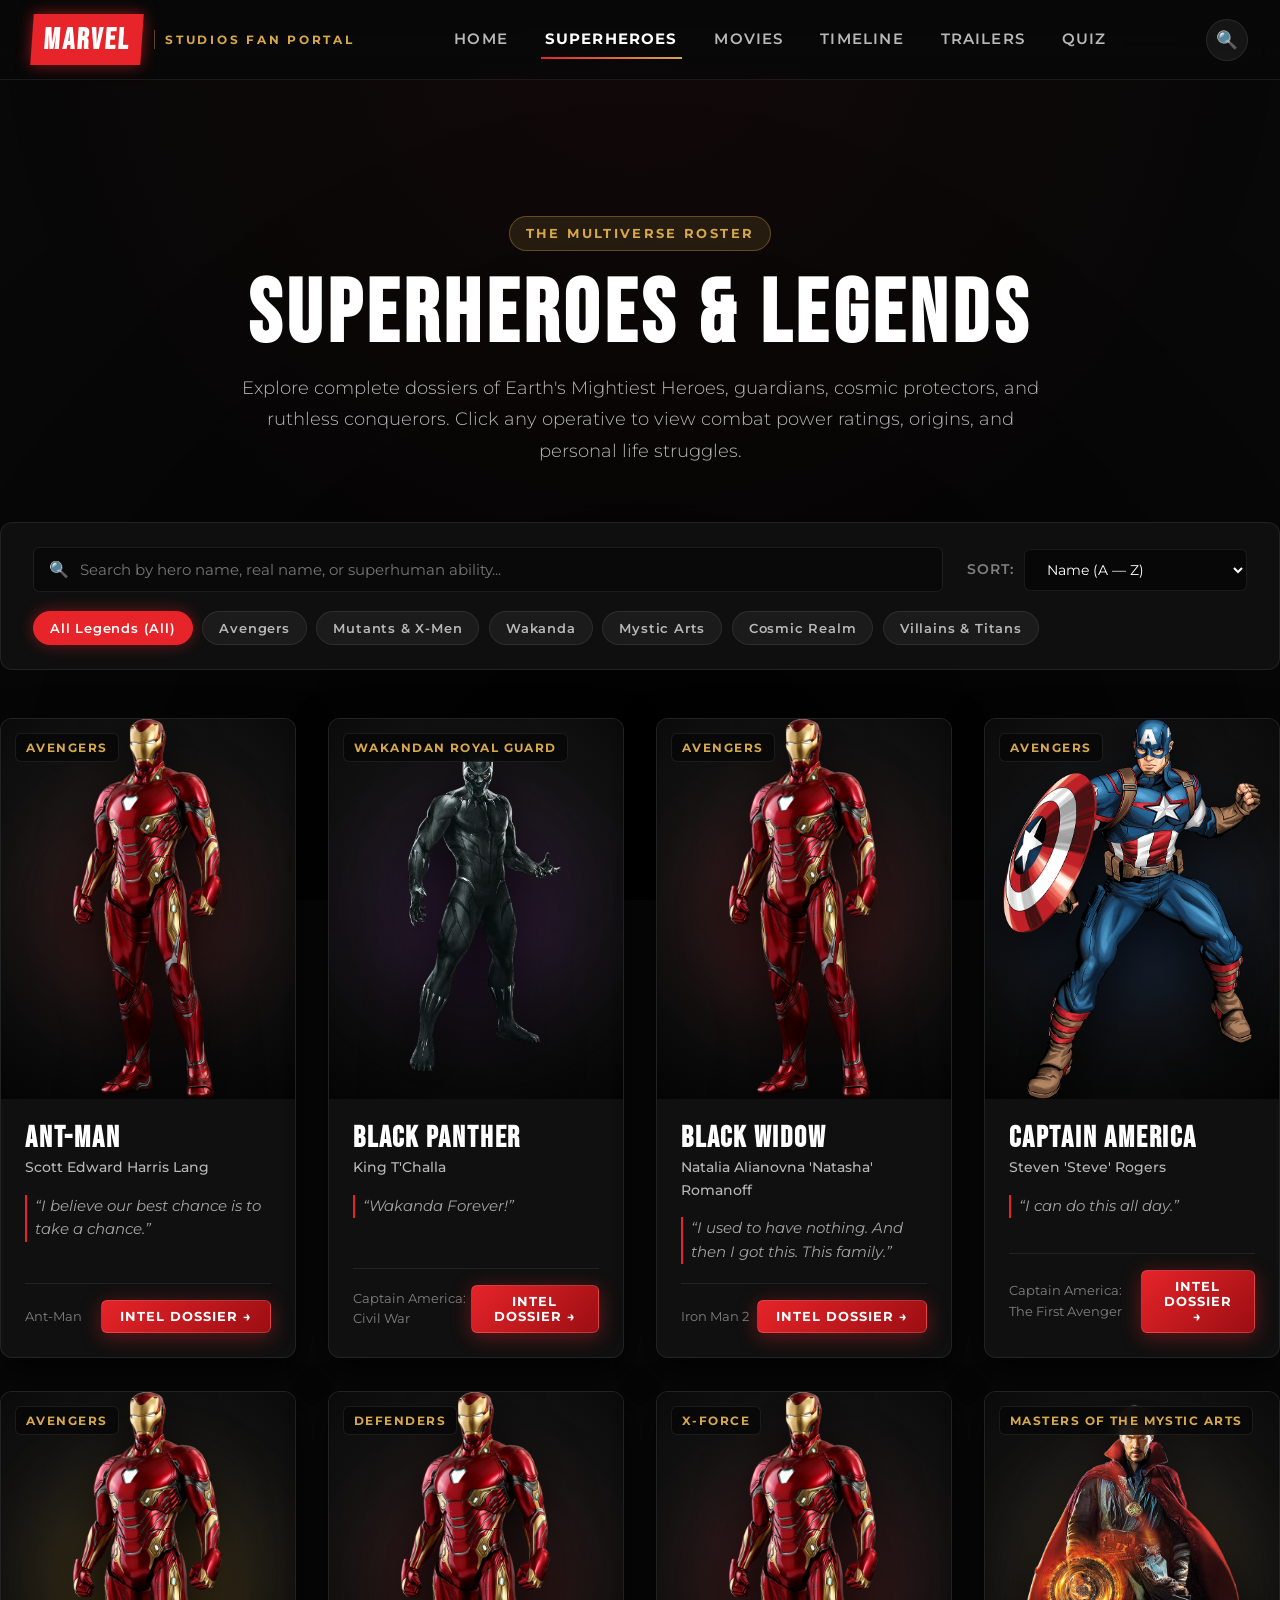
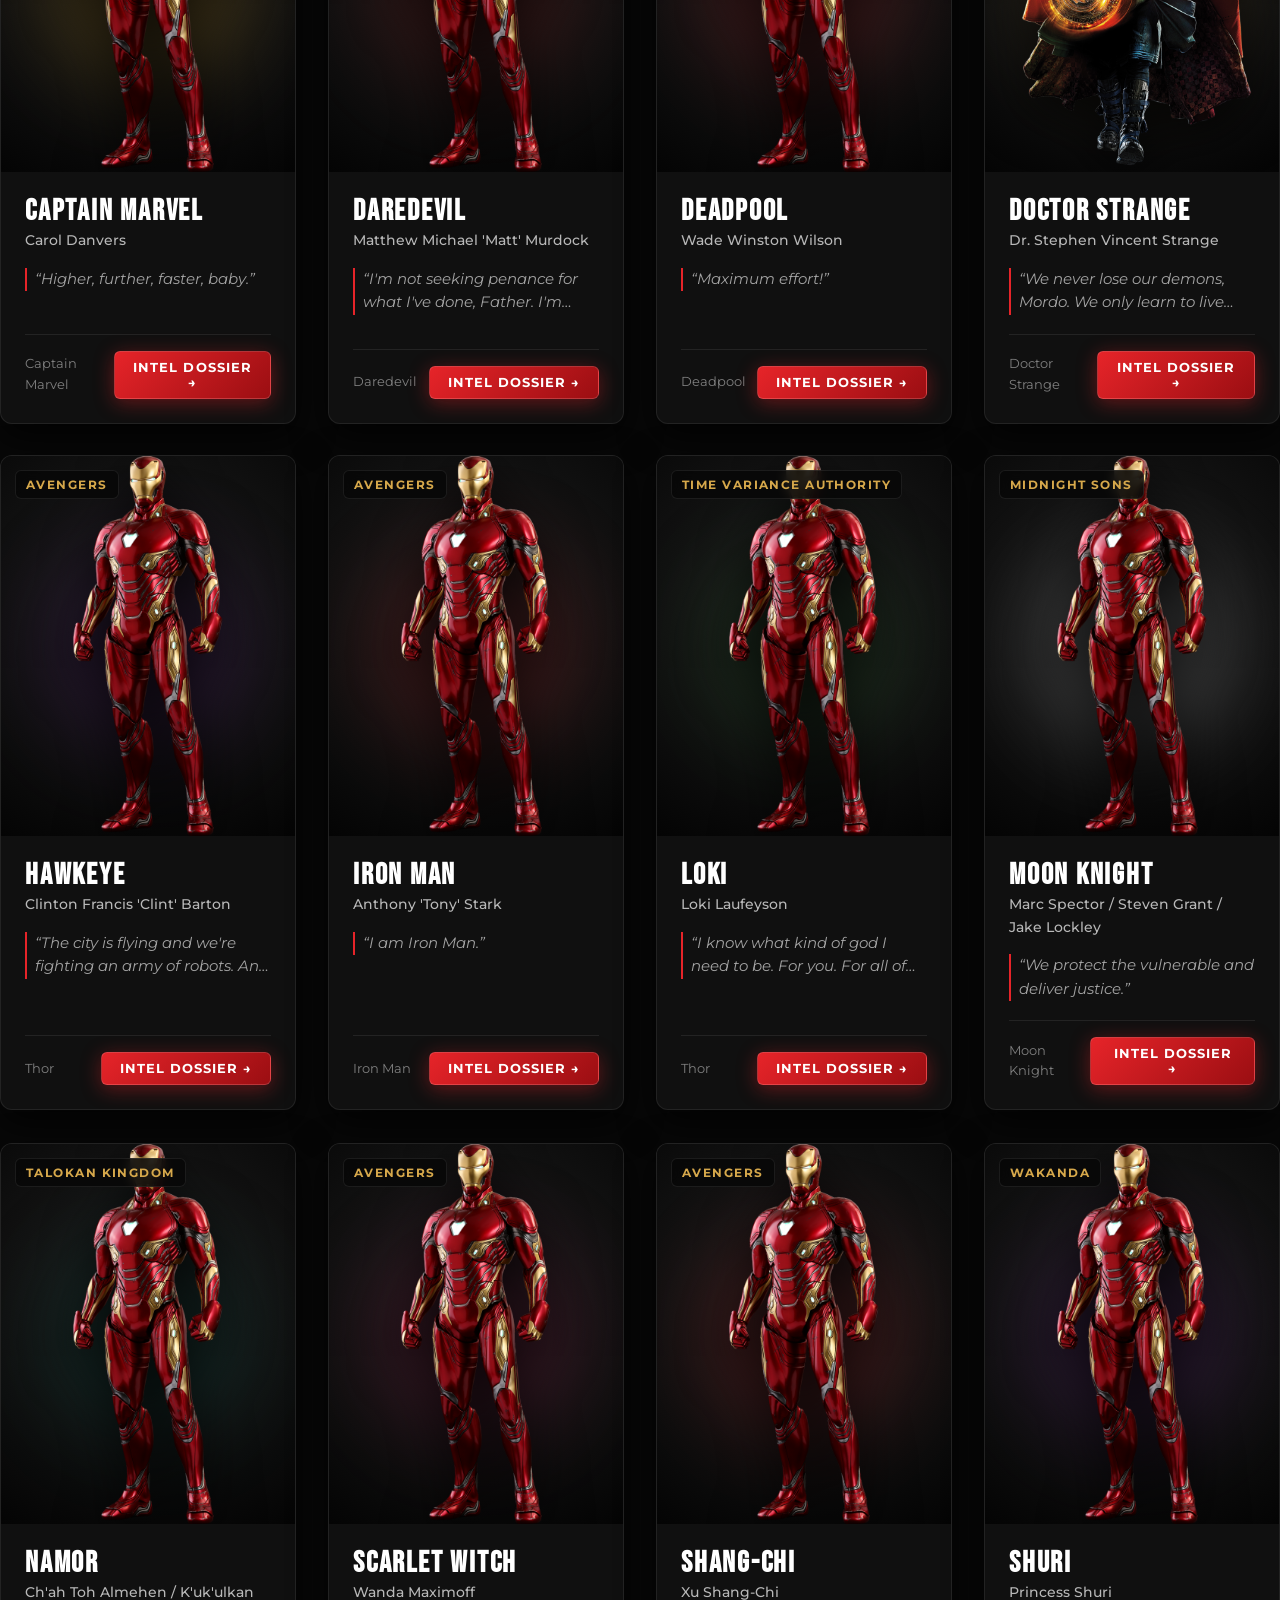
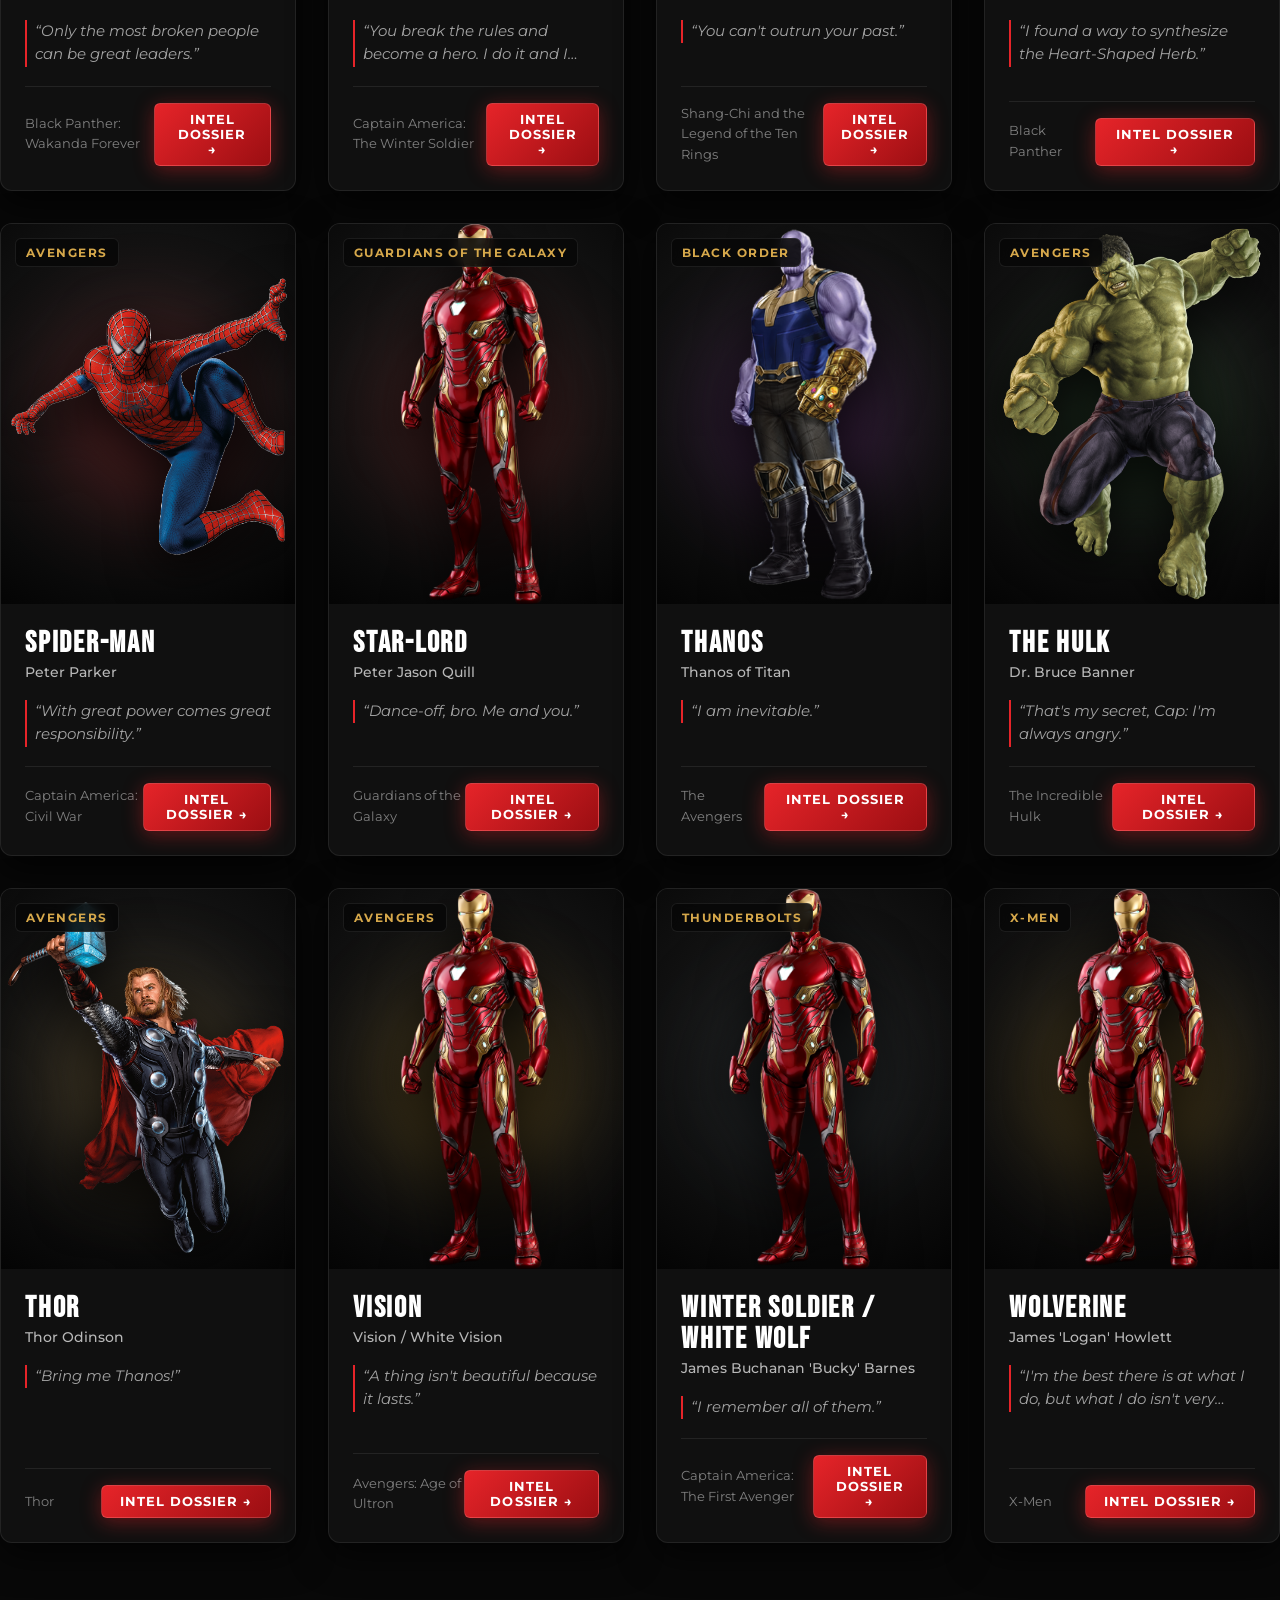
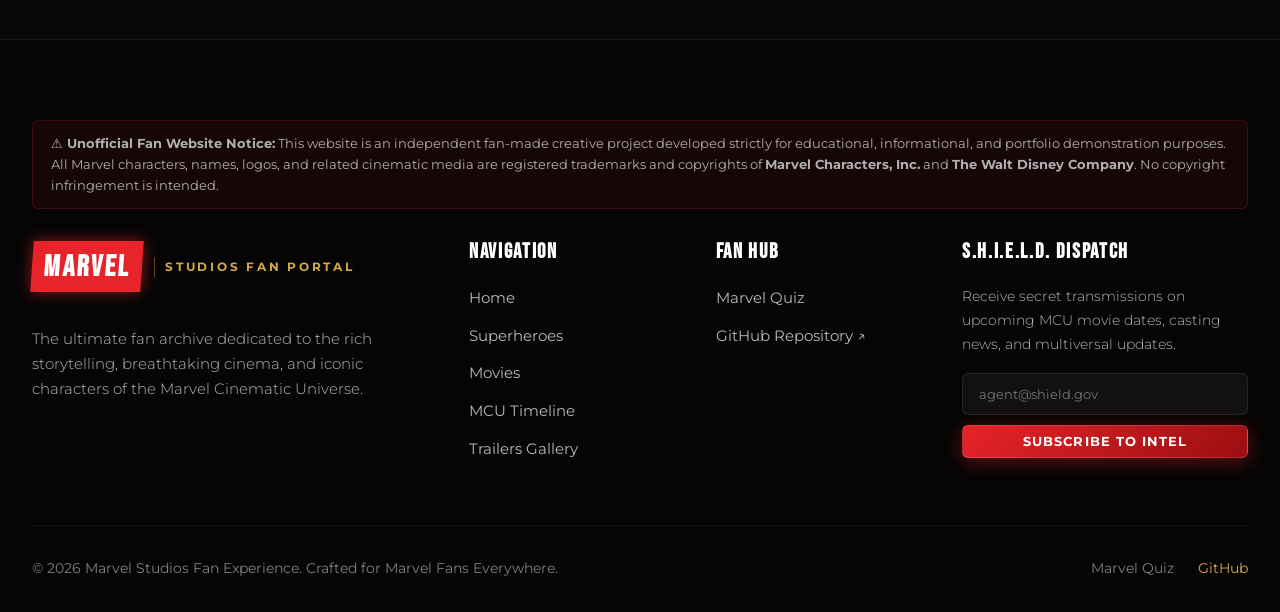
<file: heroes.html>
<!DOCTYPE html>
<html lang="en">
<head>
  <meta charset="UTF-8" />
  <meta name="viewport" content="width=device-width, initial-scale=1.0" />
  <meta http-equiv="X-UA-Compatible" content="ie=edge" />
  <title>Superheroes & Characters · Marvel Studios Fan Experience</title>
  <meta name="description" content="Explore complete superhero archives across the Marvel Cinematic Universe: Iron Man, Captain America, Thor, Black Panther, Spider-Man, Doctor Strange, and iconic villains." />
  <meta name="keywords" content="Marvel Superheroes, Avengers, Iron Man, Captain America, Thor, Doctor Strange, Black Panther, Thanos, MCU Characters" />
  <meta name="theme-color" content="#E62429" />

  <link rel="icon" type="image/svg+xml" href="assets/icons/favicon.svg" />
  <link rel="preconnect" href="https://fonts.googleapis.com" />
  <link rel="preconnect" href="https://fonts.gstatic.com" crossorigin />
  <link href="https://fonts.googleapis.com/css2?family=Bebas+Neue&family=Montserrat:ital,wght@0,300;0,400;0,500;0,600;0,700;0,800;1,400&display=swap" rel="stylesheet" />

  <link rel="stylesheet" href="css/style.css" />
  <link rel="stylesheet" href="css/animations.css" />
  <link rel="stylesheet" href="css/responsive.css" />
</head>
<body>

  <!-- Navigation Bar -->
  <header class="navbar" id="navbar">
    <div class="nav-container">
      <a href="index.html" class="brand-logo" aria-label="Marvel Studios Fan Portal Home">
        <span class="marvel-badge">MARVEL</span>
        <span class="brand-text">STUDIOS FAN PORTAL</span>
      </a>

      <nav class="nav-menu" id="navMenu" aria-label="Primary Navigation">
        <a href="index.html" class="nav-link">Home</a>
        <a href="heroes.html" class="nav-link active">Superheroes</a>
        <a href="movies.html" class="nav-link">Movies</a>
        <a href="timeline.html" class="nav-link">Timeline</a>
        <a href="trailers.html" class="nav-link">Trailers</a>
        <a href="quiz.html" class="nav-link">Quiz</a>
      </nav>

      <div class="nav-actions">
        <button class="search-trigger-btn" aria-label="Open Global Search" title="Search MCU (Press '/')">
          🔍
        </button>
        <div class="hamburger" id="hamburger" aria-label="Toggle navigation menu" role="button" tabindex="0">
          <span></span>
          <span></span>
          <span></span>
        </div>
      </div>
    </div>
  </header>

  <main style="padding-top: calc(var(--nav-height) + 40px);">
    <div class="container section-padding">
      
      <!-- Section Header -->
      <div class="section-header">
        <span class="section-tag gold">THE MULTIVERSE ROSTER</span>
        <h1>SUPERHEROES & LEGENDS</h1>
        <p class="section-subtitle">
          Explore complete dossiers of Earth's Mightiest Heroes, guardians, cosmic protectors, and ruthless conquerors.
          Click any operative to view combat power ratings, origins, and personal life struggles.
        </p>
      </div>

      <!-- Filter & Search Controls -->
      <div class="filter-wrapper">
        <div class="filter-row">
          <div class="search-input-box">
            <span class="search-icon">🔍</span>
            <input type="text" id="heroSearchInput" placeholder="Search by hero name, real name, or superhuman ability..." aria-label="Search heroes" />
          </div>

          <div class="sort-select-box">
            <label for="heroSortSelect">Sort:</label>
            <select id="heroSortSelect" class="sort-select" aria-label="Sort characters">
              <option value="name-asc">Name (A — Z)</option>
              <option value="name-desc">Name (Z — A)</option>
              <option value="power-desc">Highest Combat Power</option>
            </select>
          </div>
        </div>

        <div class="filter-pills" role="tablist" aria-label="Character Affiliation Categories">
          <button class="filter-btn hero-filter-btn active" data-filter="all">All Legends (All)</button>
          <button class="filter-btn hero-filter-btn" data-filter="avengers">Avengers</button>
          <button class="filter-btn hero-filter-btn" data-filter="mutants">Mutants & X-Men</button>
          <button class="filter-btn hero-filter-btn" data-filter="wakanda">Wakanda</button>
          <button class="filter-btn hero-filter-btn" data-filter="sorcerers">Mystic Arts</button>
          <button class="filter-btn hero-filter-btn" data-filter="cosmic">Cosmic Realm</button>
          <button class="filter-btn hero-filter-btn" data-filter="villains">Villains & Titans</button>
        </div>
      </div>

      <!-- Heroes Grid -->
      <div class="cards-grid" id="heroesGrid">
        <!-- Rendered dynamically by js/heroes.js -->
        <noscript>
          <p style="color: #fff; text-align: center; padding: 2rem;">Please enable JavaScript to explore the dynamic hero database.</p>
        </noscript>
      </div>

    </div>
  </main>

  <!-- Character Details Modal -->
  <div class="modal-overlay" id="heroModal" role="dialog" aria-modal="true" aria-labelledby="heroModalTitle">
    <div class="modal-dialog">
      <button class="modal-close-btn" aria-label="Close modal window">&times;</button>
      <div id="heroModalBody">
        <!-- Injected dynamically by js/heroes.js -->
      </div>
    </div>
  </div>

  <!-- Global Footer -->
  <footer class="footer">
    <div class="container">
      <div class="fan-disclaimer">
        <strong>⚠️ Unofficial Fan Website Notice:</strong> This website is an independent fan-made creative project developed strictly for educational, informational, and portfolio demonstration purposes. All Marvel characters, names, logos, and related cinematic media are registered trademarks and copyrights of <strong>Marvel Characters, Inc.</strong> and <strong>The Walt Disney Company</strong>. No copyright infringement is intended.
      </div>

      <div class="footer-grid">
        <div class="footer-brand">
          <a href="index.html" class="brand-logo" style="margin-bottom: 1rem; display: inline-flex;">
            <span class="marvel-badge">MARVEL</span>
            <span class="brand-text">STUDIOS FAN PORTAL</span>
          </a>
          <p>
            The ultimate fan archive dedicated to the rich storytelling, breathtaking cinema, and iconic characters of the Marvel Cinematic Universe.
          </p>
        </div>

        <div>
          <h4 class="footer-heading">Navigation</h4>
          <ul class="footer-links">
            <li><a href="index.html">Home</a></li>
            <li><a href="heroes.html">Superheroes</a></li>
            <li><a href="movies.html">Movies</a></li>
            <li><a href="timeline.html">MCU Timeline</a></li>
            <li><a href="trailers.html">Trailers Gallery</a></li>
          </ul>
        </div>

        <div>
          <h4 class="footer-heading">Fan Hub</h4>
          <ul class="footer-links">
            <li><a href="quiz.html">Marvel Quiz</a></li>
            <li><a href="https://github.com/anujgupta2808/Marvel-Studios" target="_blank" rel="noopener">GitHub Repository ↗</a></li>
          </ul>
        </div>

        <div>
          <h4 class="footer-heading">S.H.I.E.L.D. Dispatch</h4>
          <p style="font-size: 0.88rem; margin-bottom: 1rem;">
            Receive secret transmissions on upcoming MCU movie dates, casting news, and multiversal updates.
          </p>
          <form id="newsletterForm" class="footer-newsletter">
            <input type="email" placeholder="agent@shield.gov" required aria-label="Email address" />
            <button type="submit" class="btn btn-primary btn-sm" style="width: 100%;">Subscribe to Intel</button>
          </form>
        </div>
      </div>

      <div class="footer-bottom">
        <div>
          © 2026 Marvel Studios Fan Experience. Crafted for Marvel Fans Everywhere.
        </div>
        <div style="display: flex; gap: 1.5rem;">
          <a href="quiz.html" style="color: var(--text-muted);">Marvel Quiz</a>
          <a href="https://github.com/anujgupta2808/Marvel-Studios" target="_blank" rel="noopener" style="color: var(--marvel-gold);">GitHub</a>
        </div>
      </div>
    </div>
  </footer>

  <button class="back-to-top" aria-label="Back to top of page" title="Back to top">
    ↑
  </button>

  <!-- Scripts -->
  <script src="data/characters.js"></script>
  <script src="data/movies.js"></script>
  <script src="js/main.js"></script>
  <script src="js/heroes.js"></script>
</body>
</html>
</file>
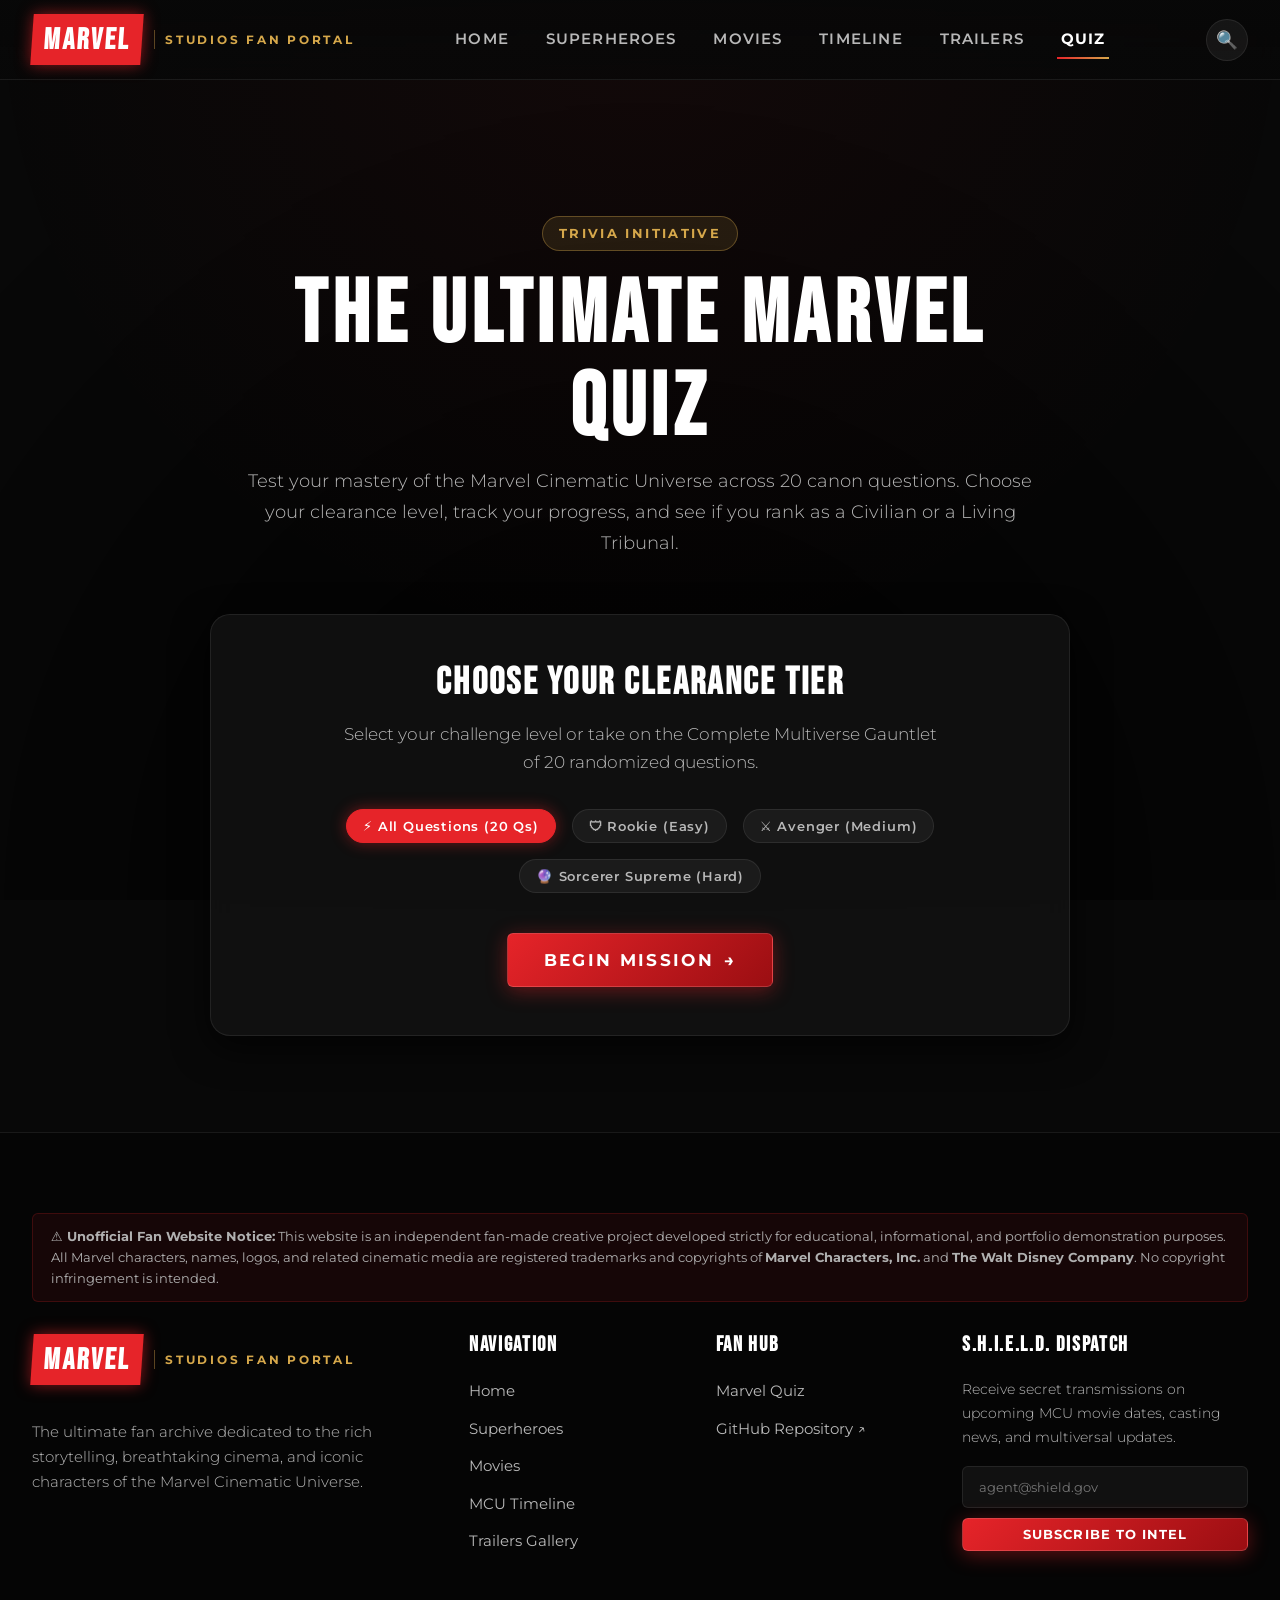
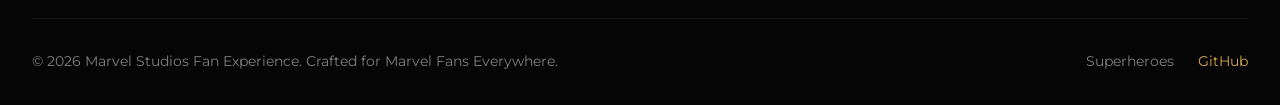
<file: quiz.html>
<!DOCTYPE html>
<html lang="en">
<head>
  <meta charset="UTF-8" />
  <meta name="viewport" content="width=device-width, initial-scale=1.0" />
  <meta http-equiv="X-UA-Compatible" content="ie=edge" />
  <title>Marvel Quiz & Canon Trivia Challenge · Marvel Studios Fan Experience</title>
  <meta name="description" content="Test your Marvel Cinematic Universe knowledge with our 20-question interactive quiz. Choose your difficulty, calculate your score, and earn your superhero rank." />
  <meta name="keywords" content="Marvel Quiz, MCU Trivia, Avengers Test, Marvel Knowledge, Infinity Stones Quiz, MCU Lore Test" />
  <meta name="theme-color" content="#E62429" />

  <link rel="icon" type="image/svg+xml" href="assets/icons/favicon.svg" />
  <link rel="preconnect" href="https://fonts.googleapis.com" />
  <link rel="preconnect" href="https://fonts.gstatic.com" crossorigin />
  <link href="https://fonts.googleapis.com/css2?family=Bebas+Neue&family=Montserrat:ital,wght@0,300;0,400;0,500;0,600;0,700;0,800;1,400&display=swap" rel="stylesheet" />

  <link rel="stylesheet" href="css/style.css" />
  <link rel="stylesheet" href="css/animations.css" />
  <link rel="stylesheet" href="css/responsive.css" />
</head>
<body>

  <!-- Navigation Bar -->
  <header class="navbar" id="navbar">
    <div class="nav-container">
      <a href="index.html" class="brand-logo" aria-label="Marvel Studios Fan Portal Home">
        <span class="marvel-badge">MARVEL</span>
        <span class="brand-text">STUDIOS FAN PORTAL</span>
      </a>

      <nav class="nav-menu" id="navMenu" aria-label="Primary Navigation">
        <a href="index.html" class="nav-link">Home</a>
        <a href="heroes.html" class="nav-link">Superheroes</a>
        <a href="movies.html" class="nav-link">Movies</a>
        <a href="timeline.html" class="nav-link">Timeline</a>
        <a href="trailers.html" class="nav-link">Trailers</a>
        <a href="quiz.html" class="nav-link active">Quiz</a>
      </nav>

      <div class="nav-actions">
        <button class="search-trigger-btn" aria-label="Open Global Search" title="Search MCU (Press '/')">
          🔍
        </button>
        <div class="hamburger" id="hamburger" aria-label="Toggle navigation menu" role="button" tabindex="0">
          <span></span>
          <span></span>
          <span></span>
        </div>
      </div>
    </div>
  </header>

  <main style="padding-top: calc(var(--nav-height) + 40px);">
    <div class="container section-padding">
      
      <!-- Section Header -->
      <div class="section-header">
        <span class="section-tag gold">TRIVIA INITIATIVE</span>
        <h1>THE ULTIMATE MARVEL QUIZ</h1>
        <p class="section-subtitle">
          Test your mastery of the Marvel Cinematic Universe across 20 canon questions.
          Choose your clearance level, track your progress, and see if you rank as a Civilian or a Living Tribunal.
        </p>
      </div>

      <div class="quiz-container">
        
        <!-- Screen 1: Start & Difficulty Selection -->
        <div id="quizStartScreen" style="text-align: center;">
          <h2 style="font-size: 2.4rem; color: #fff; margin-bottom: 1rem;">CHOOSE YOUR CLEARANCE TIER</h2>
          <p style="margin-bottom: 2rem; max-width: 600px; margin-left: auto; margin-right: auto;">
            Select your challenge level or take on the Complete Multiverse Gauntlet of 20 randomized questions.
          </p>

          <div style="display: flex; justify-content: center; gap: 1rem; flex-wrap: wrap; margin-bottom: 2.5rem;">
            <button class="filter-btn quiz-diff-btn active" data-diff="all">
              ⚡ All Questions (20 Qs)
            </button>
            <button class="filter-btn quiz-diff-btn" data-diff="easy">
              🛡 Rookie (Easy)
            </button>
            <button class="filter-btn quiz-diff-btn" data-diff="medium">
              ⚔️ Avenger (Medium)
            </button>
            <button class="filter-btn quiz-diff-btn" data-diff="hard">
              🔮 Sorcerer Supreme (Hard)
            </button>
          </div>

          <button id="startQuizBtn" class="btn btn-primary btn-lg pulse-red">
            Begin Mission <span>→</span>
          </button>
        </div>

        <!-- Screen 2: Interactive Play Screen -->
        <div id="quizPlayScreen" style="display: none;">
          <!-- Progress Bar -->
          <div class="quiz-progress-bar-wrap">
            <div class="quiz-progress-bar" id="quizProgressBar"></div>
          </div>

          <div class="quiz-header-meta">
            <span id="quizQuestionCount">Question 1 of 20</span>
            <span id="quizCurrentScore" style="color: var(--marvel-gold); font-weight: 700;">Score: 0</span>
          </div>

          <div class="quiz-question-text" id="quizQuestionText">
            <!-- Injected by js/quiz.js -->
          </div>

          <div class="quiz-options-list" id="quizOptionsList">
            <!-- Injected by js/quiz.js -->
          </div>

          <div class="quiz-explanation-box" id="quizExplanationBox">
            <!-- Lore explanation injected by js/quiz.js -->
          </div>

          <div class="quiz-footer-actions">
            <div></div>
            <button id="quizNextBtn" class="btn btn-primary" style="display: none;">
              Next Question <span>→</span>
            </button>
          </div>
        </div>

        <!-- Screen 3: Results Screen -->
        <div id="quizResultScreen" style="display: none;">
          <div class="quiz-result-card">
            <span class="section-tag gold">MISSION ACCOMPLISHED</span>
            <div class="quiz-score-badge" id="quizFinalScore">100%</div>
            <h2 class="quiz-rank-title" id="quizRankTitle">Earth's Mightiest Avenger</h2>
            <p id="quizRankDesc" style="max-width: 620px; margin: 0 auto 2.5rem auto; font-size: 1.1rem; line-height: 1.6;">
              Outstanding performance! Tony Stark and Steve Rogers would proudly fight alongside you.
            </p>

            <div style="display: flex; justify-content: center; gap: 1.2rem; flex-wrap: wrap;">
              <button id="retakeQuizBtn" class="btn btn-primary">
                ↻ Retake Challenge
              </button>
              <button id="reviewQuizBtn" class="btn btn-outline">
                📋 Review All Answers
              </button>
            </div>
          </div>
        </div>

        <!-- Screen 4: Review Answers Screen -->
        <div id="quizReviewScreen" style="display: none;">
          <div style="display: flex; align-items: center; justify-content: space-between; margin-bottom: 2rem;">
            <h2 style="font-size: 2rem; color: #fff;">ANSWER DEBRIEF</h2>
            <button id="backToResultsBtn" class="btn btn-outline btn-sm">← Back to Score</button>
          </div>
          <div id="quizReviewList">
            <!-- Injected by js/quiz.js -->
          </div>
        </div>

      </div>

    </div>
  </main>

  <!-- Global Footer -->
  <footer class="footer">
    <div class="container">
      <div class="fan-disclaimer">
        <strong>⚠️ Unofficial Fan Website Notice:</strong> This website is an independent fan-made creative project developed strictly for educational, informational, and portfolio demonstration purposes. All Marvel characters, names, logos, and related cinematic media are registered trademarks and copyrights of <strong>Marvel Characters, Inc.</strong> and <strong>The Walt Disney Company</strong>. No copyright infringement is intended.
      </div>

      <div class="footer-grid">
        <div class="footer-brand">
          <a href="index.html" class="brand-logo" style="margin-bottom: 1rem; display: inline-flex;">
            <span class="marvel-badge">MARVEL</span>
            <span class="brand-text">STUDIOS FAN PORTAL</span>
          </a>
          <p>
            The ultimate fan archive dedicated to the rich storytelling, breathtaking cinema, and iconic characters of the Marvel Cinematic Universe.
          </p>
        </div>

        <div>
          <h4 class="footer-heading">Navigation</h4>
          <ul class="footer-links">
            <li><a href="index.html">Home</a></li>
            <li><a href="heroes.html">Superheroes</a></li>
            <li><a href="movies.html">Movies</a></li>
            <li><a href="timeline.html">MCU Timeline</a></li>
            <li><a href="trailers.html">Trailers Gallery</a></li>
          </ul>
        </div>

        <div>
          <h4 class="footer-heading">Fan Hub</h4>
          <ul class="footer-links">
            <li><a href="quiz.html">Marvel Quiz</a></li>
            <li><a href="https://github.com/anujgupta2808/Marvel-Studios" target="_blank" rel="noopener">GitHub Repository ↗</a></li>
          </ul>
        </div>

        <div>
          <h4 class="footer-heading">S.H.I.E.L.D. Dispatch</h4>
          <p style="font-size: 0.88rem; margin-bottom: 1rem;">
            Receive secret transmissions on upcoming MCU movie dates, casting news, and multiversal updates.
          </p>
          <form id="newsletterForm" class="footer-newsletter">
            <input type="email" placeholder="agent@shield.gov" required aria-label="Email address" />
            <button type="submit" class="btn btn-primary btn-sm" style="width: 100%;">Subscribe to Intel</button>
          </form>
        </div>
      </div>

      <div class="footer-bottom">
        <div>
          © 2026 Marvel Studios Fan Experience. Crafted for Marvel Fans Everywhere.
        </div>
        <div style="display: flex; gap: 1.5rem;">
          <a href="heroes.html" style="color: var(--text-muted);">Superheroes</a>
          <a href="https://github.com/anujgupta2808/Marvel-Studios" target="_blank" rel="noopener" style="color: var(--marvel-gold);">GitHub</a>
        </div>
      </div>
    </div>
  </footer>

  <button class="back-to-top" aria-label="Back to top of page" title="Back to top">
    ↑
  </button>

  <!-- Scripts -->
  <script src="data/characters.js"></script>
  <script src="data/movies.js"></script>
  <script src="data/questions.js"></script>
  <script src="js/main.js"></script>
  <script src="js/quiz.js"></script>
</body>
</html>
</file>
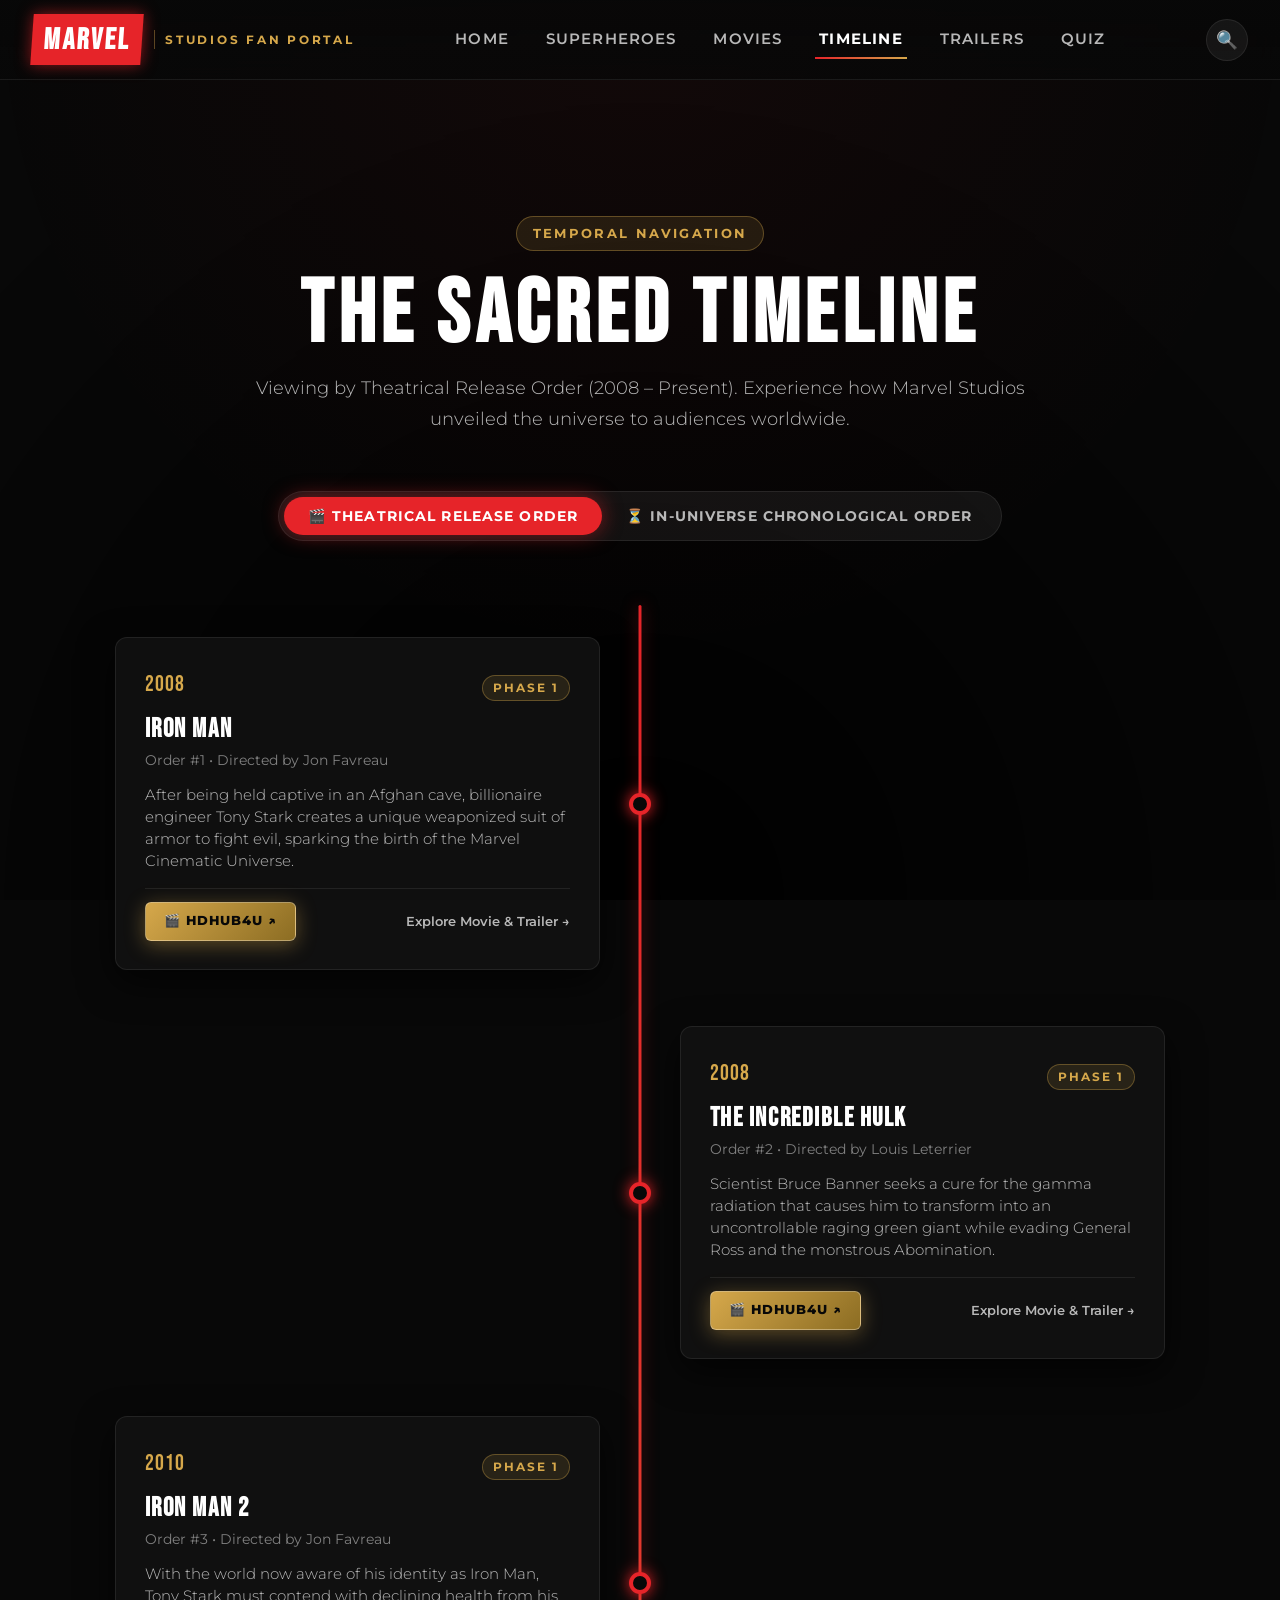
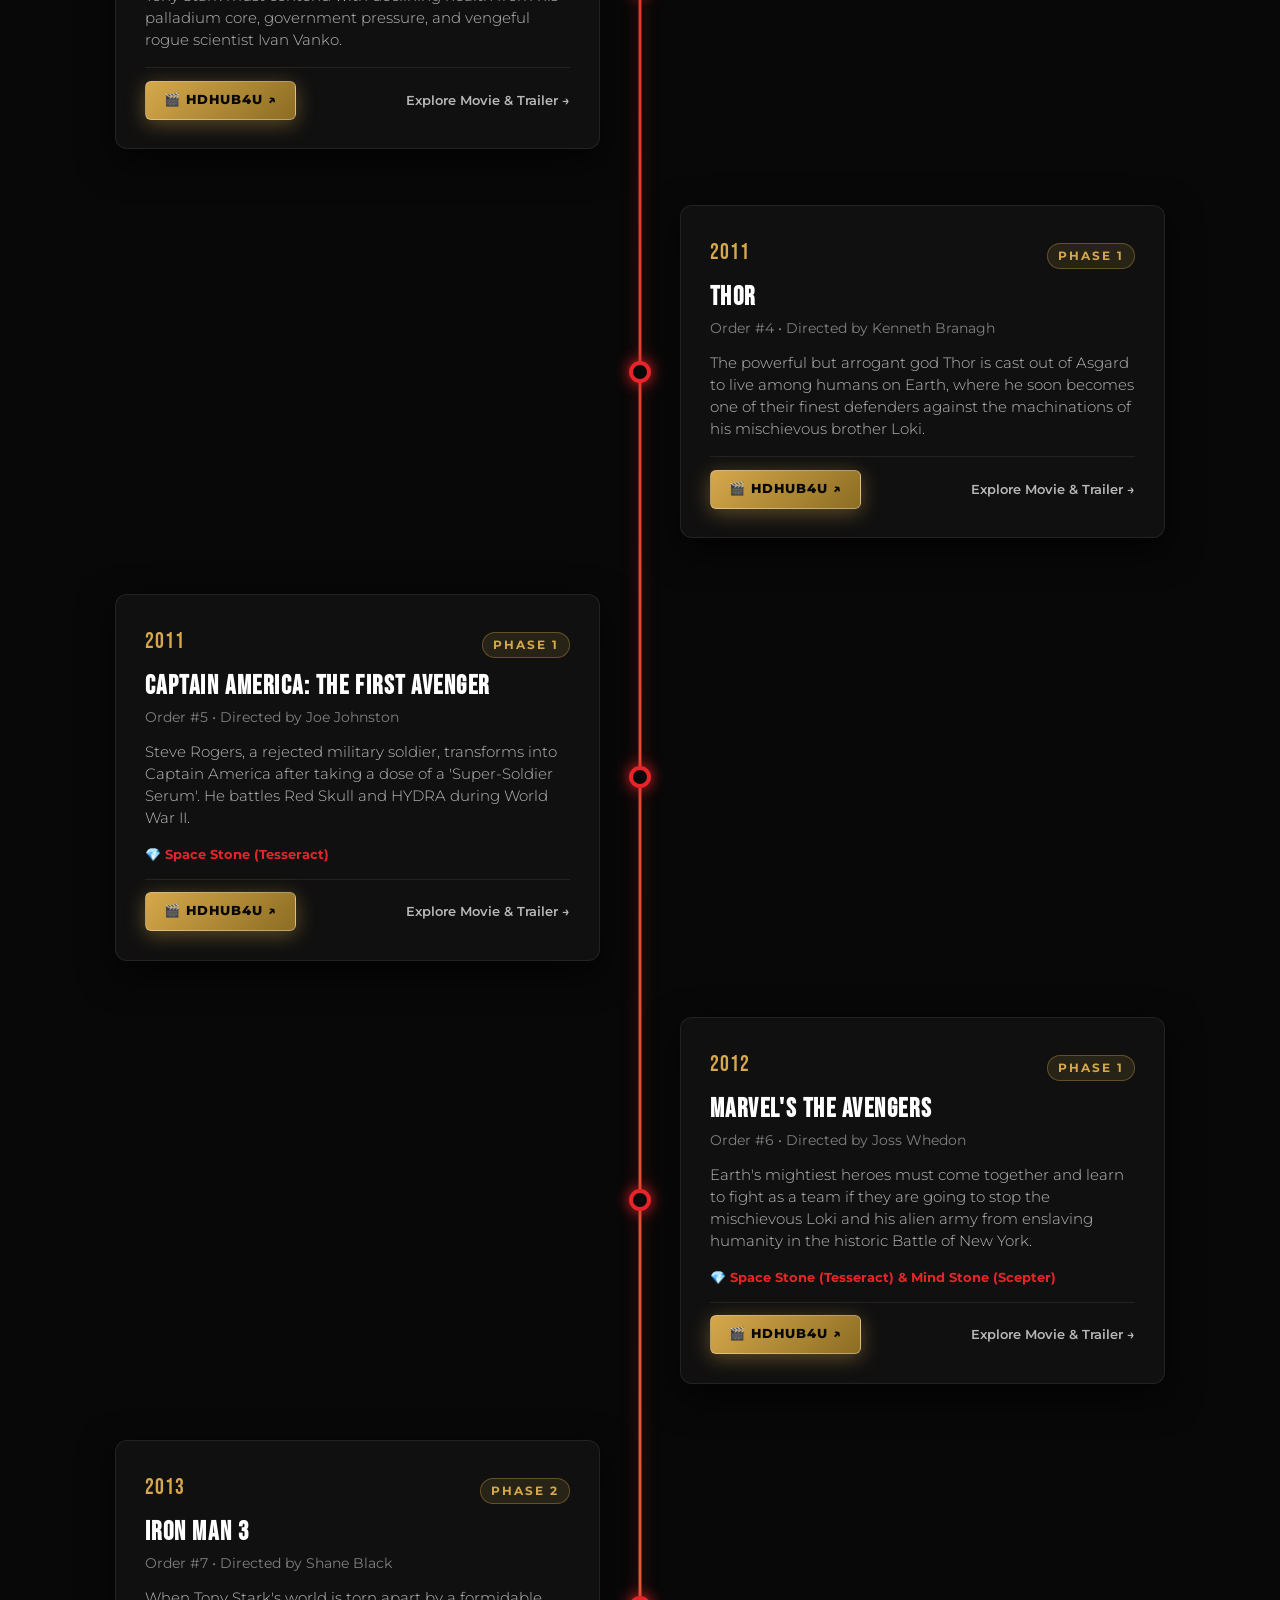
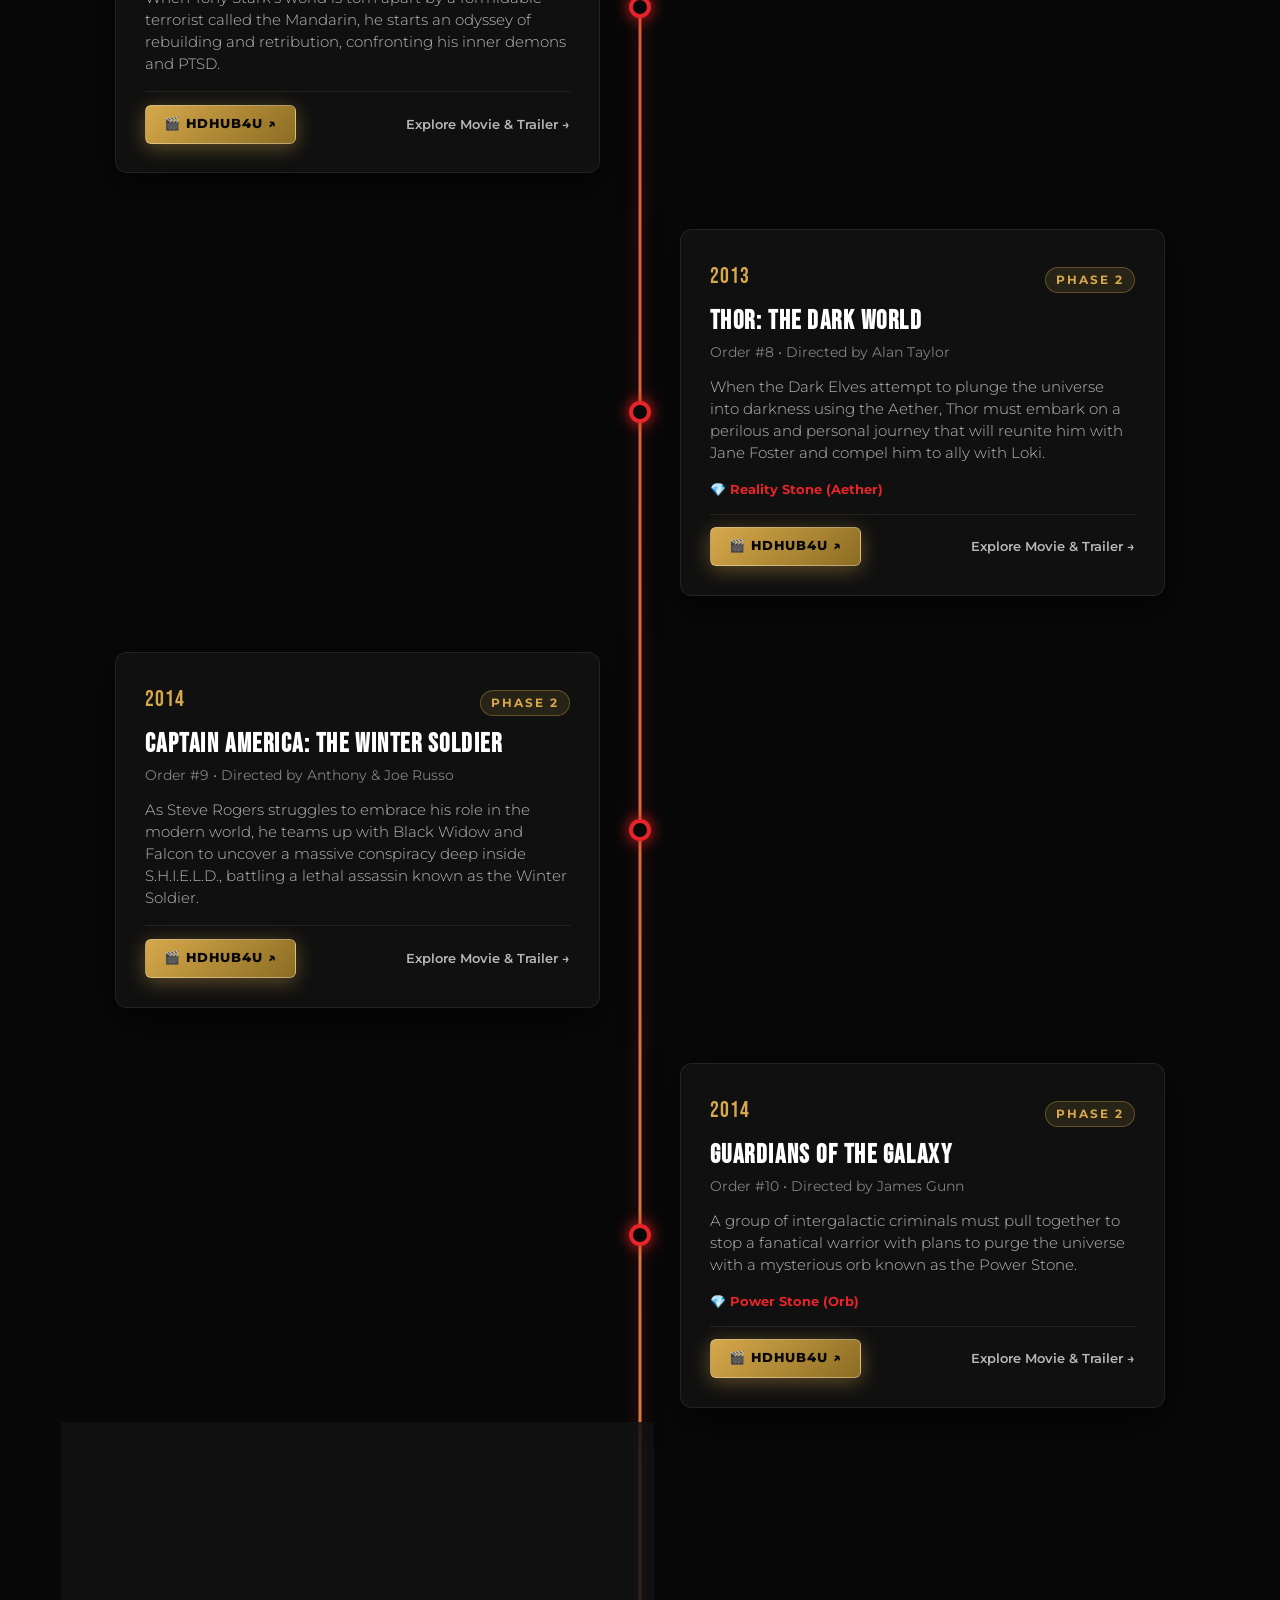
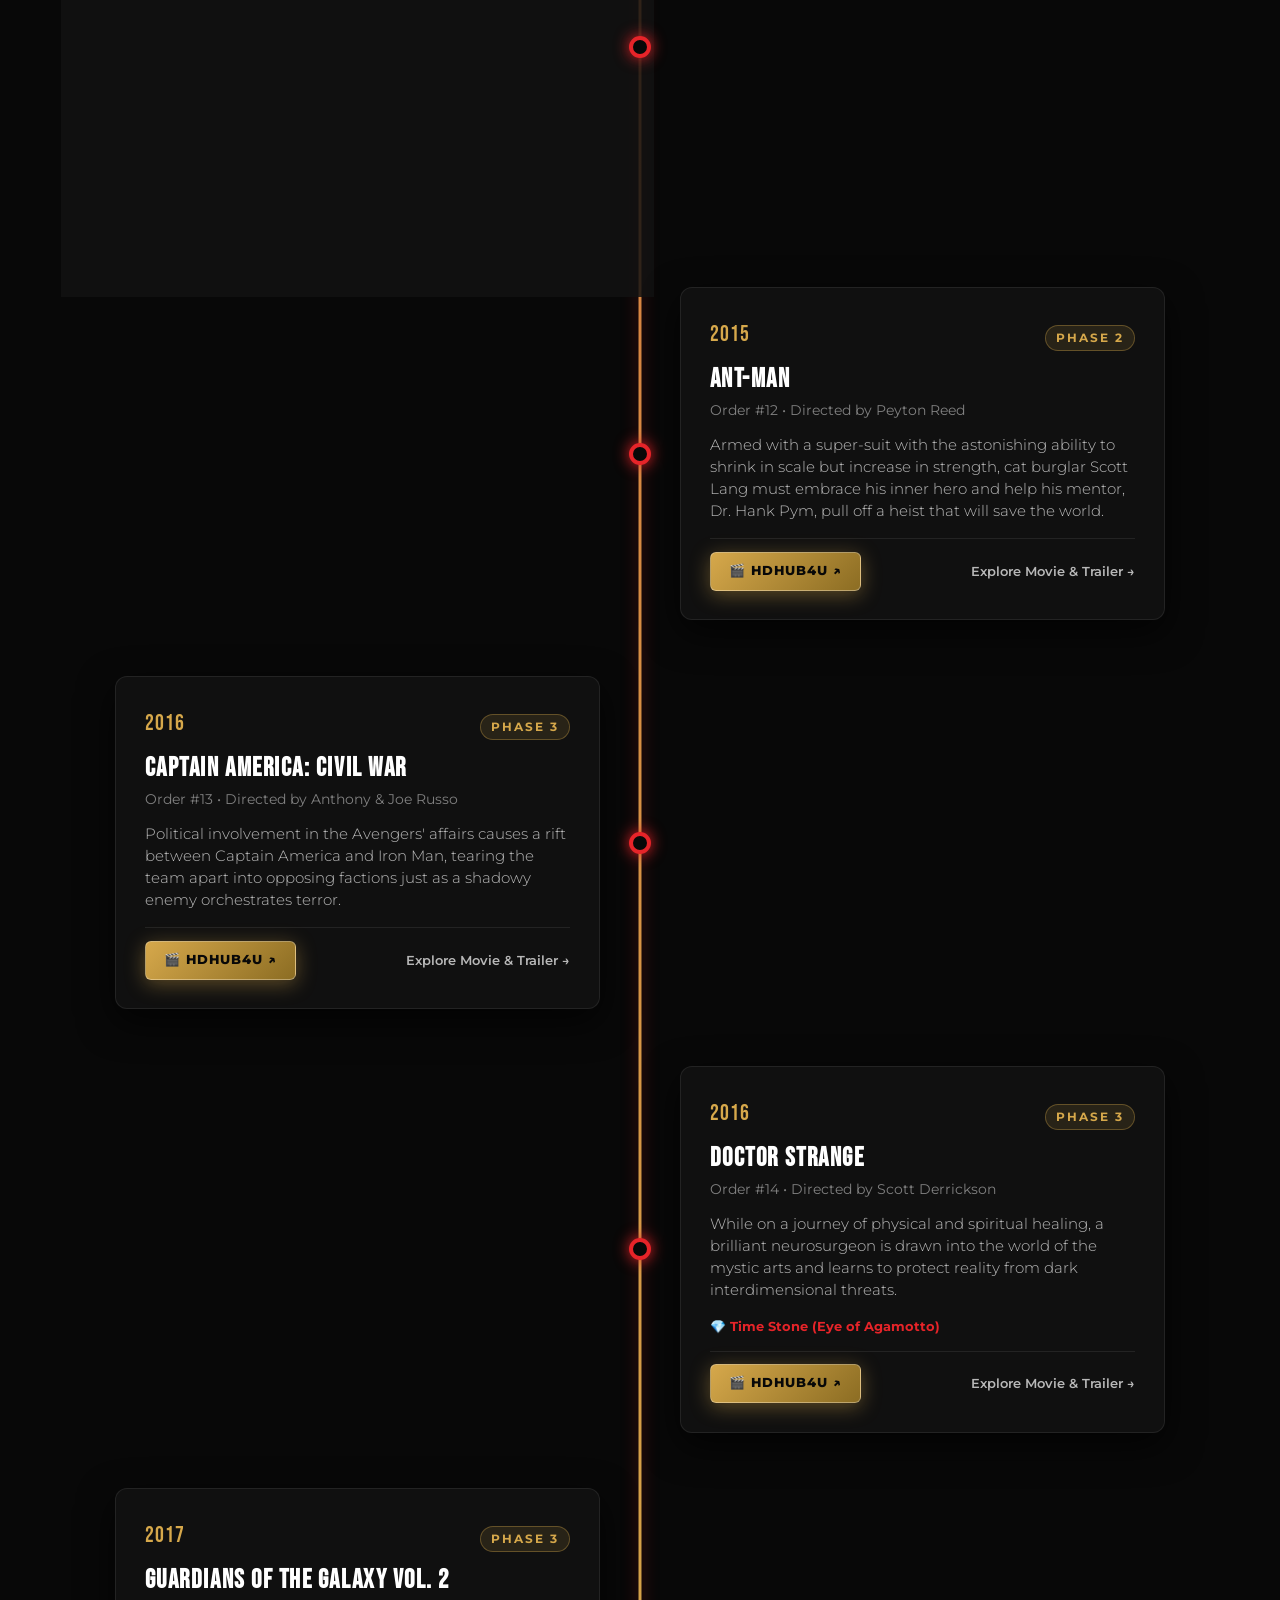
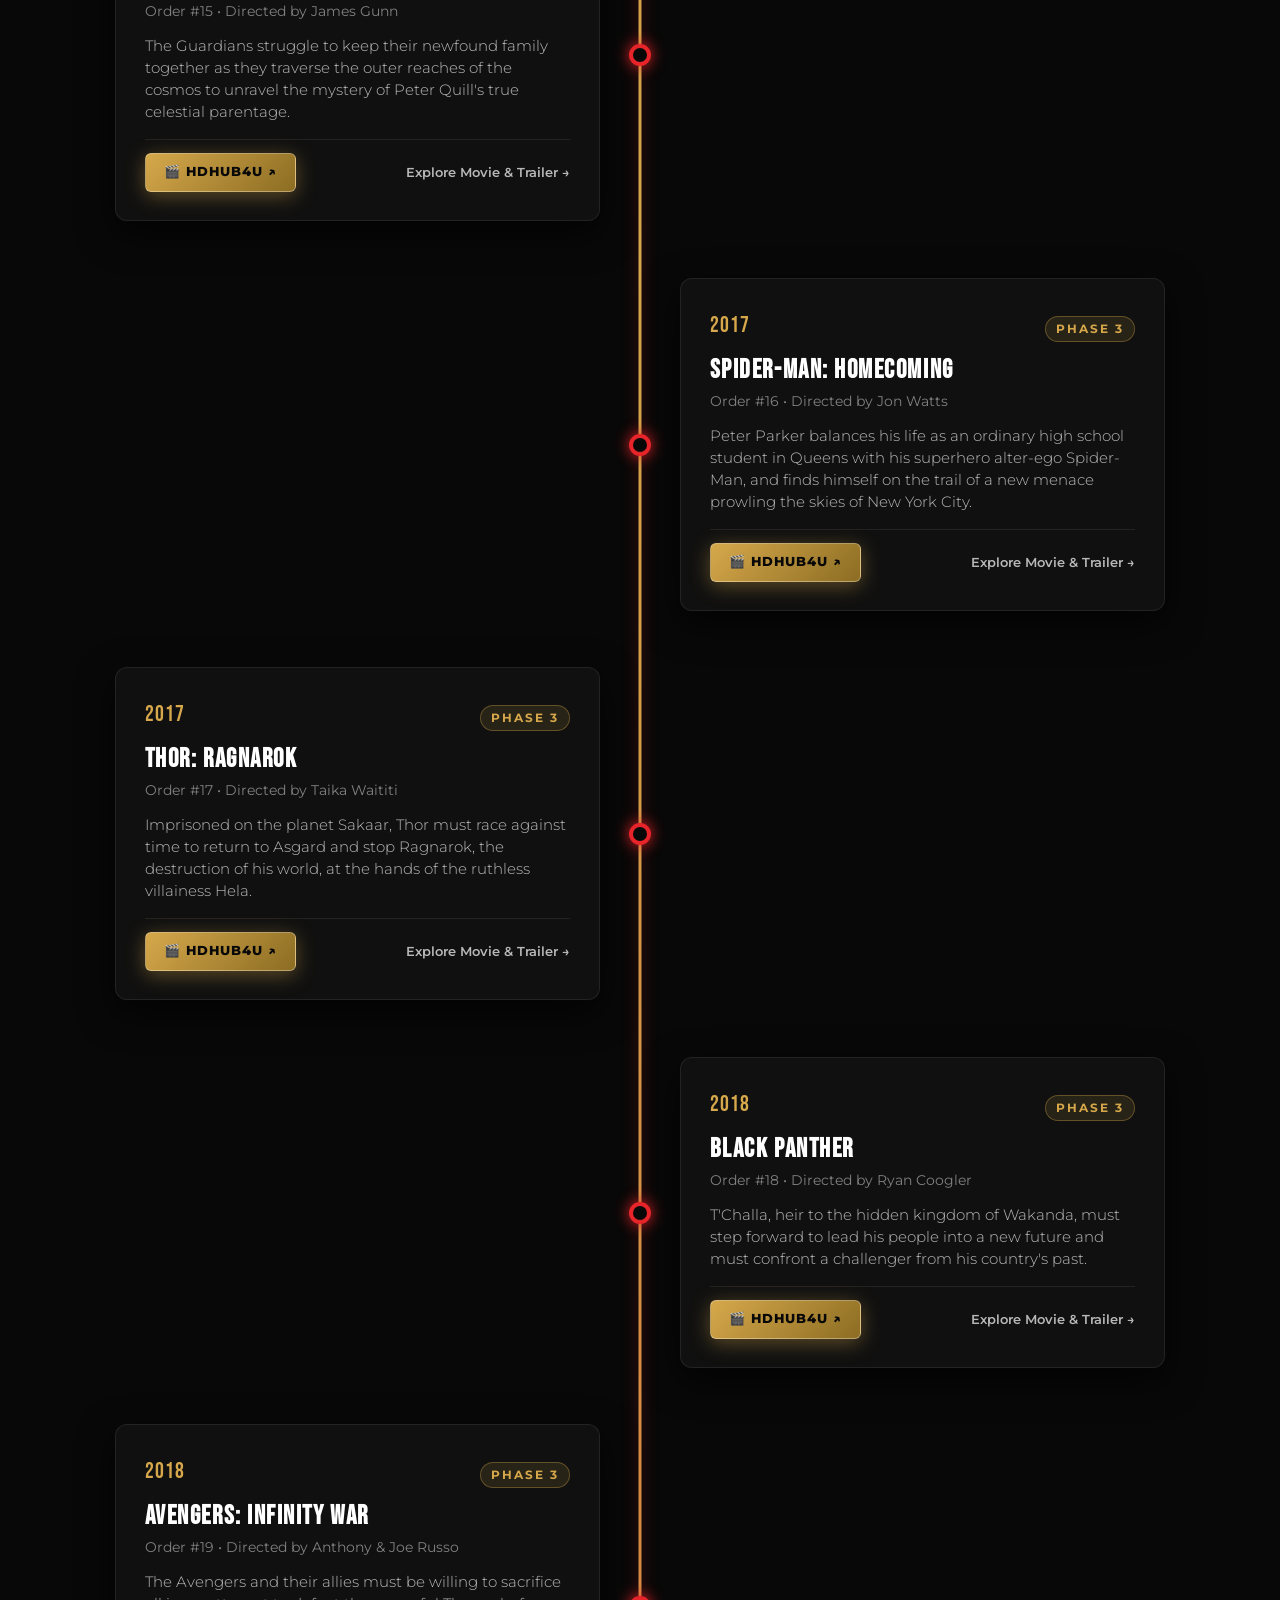
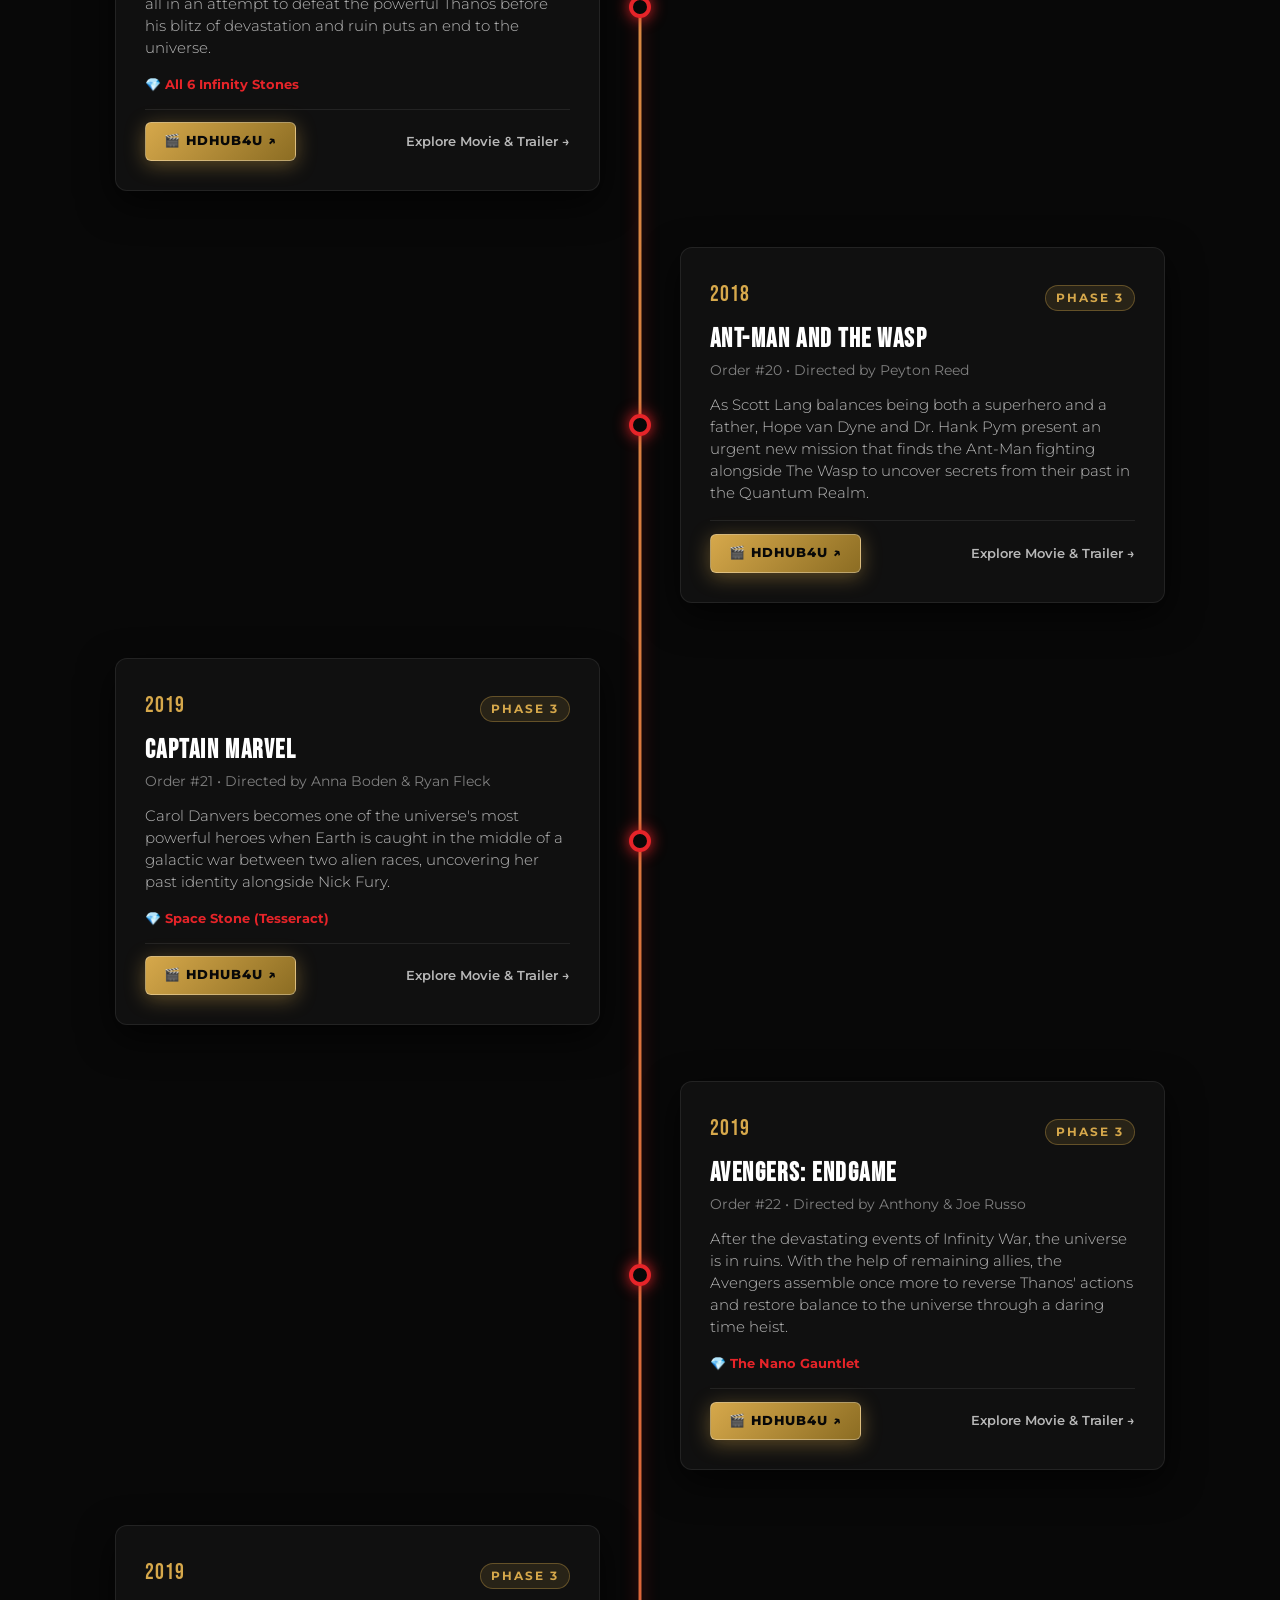
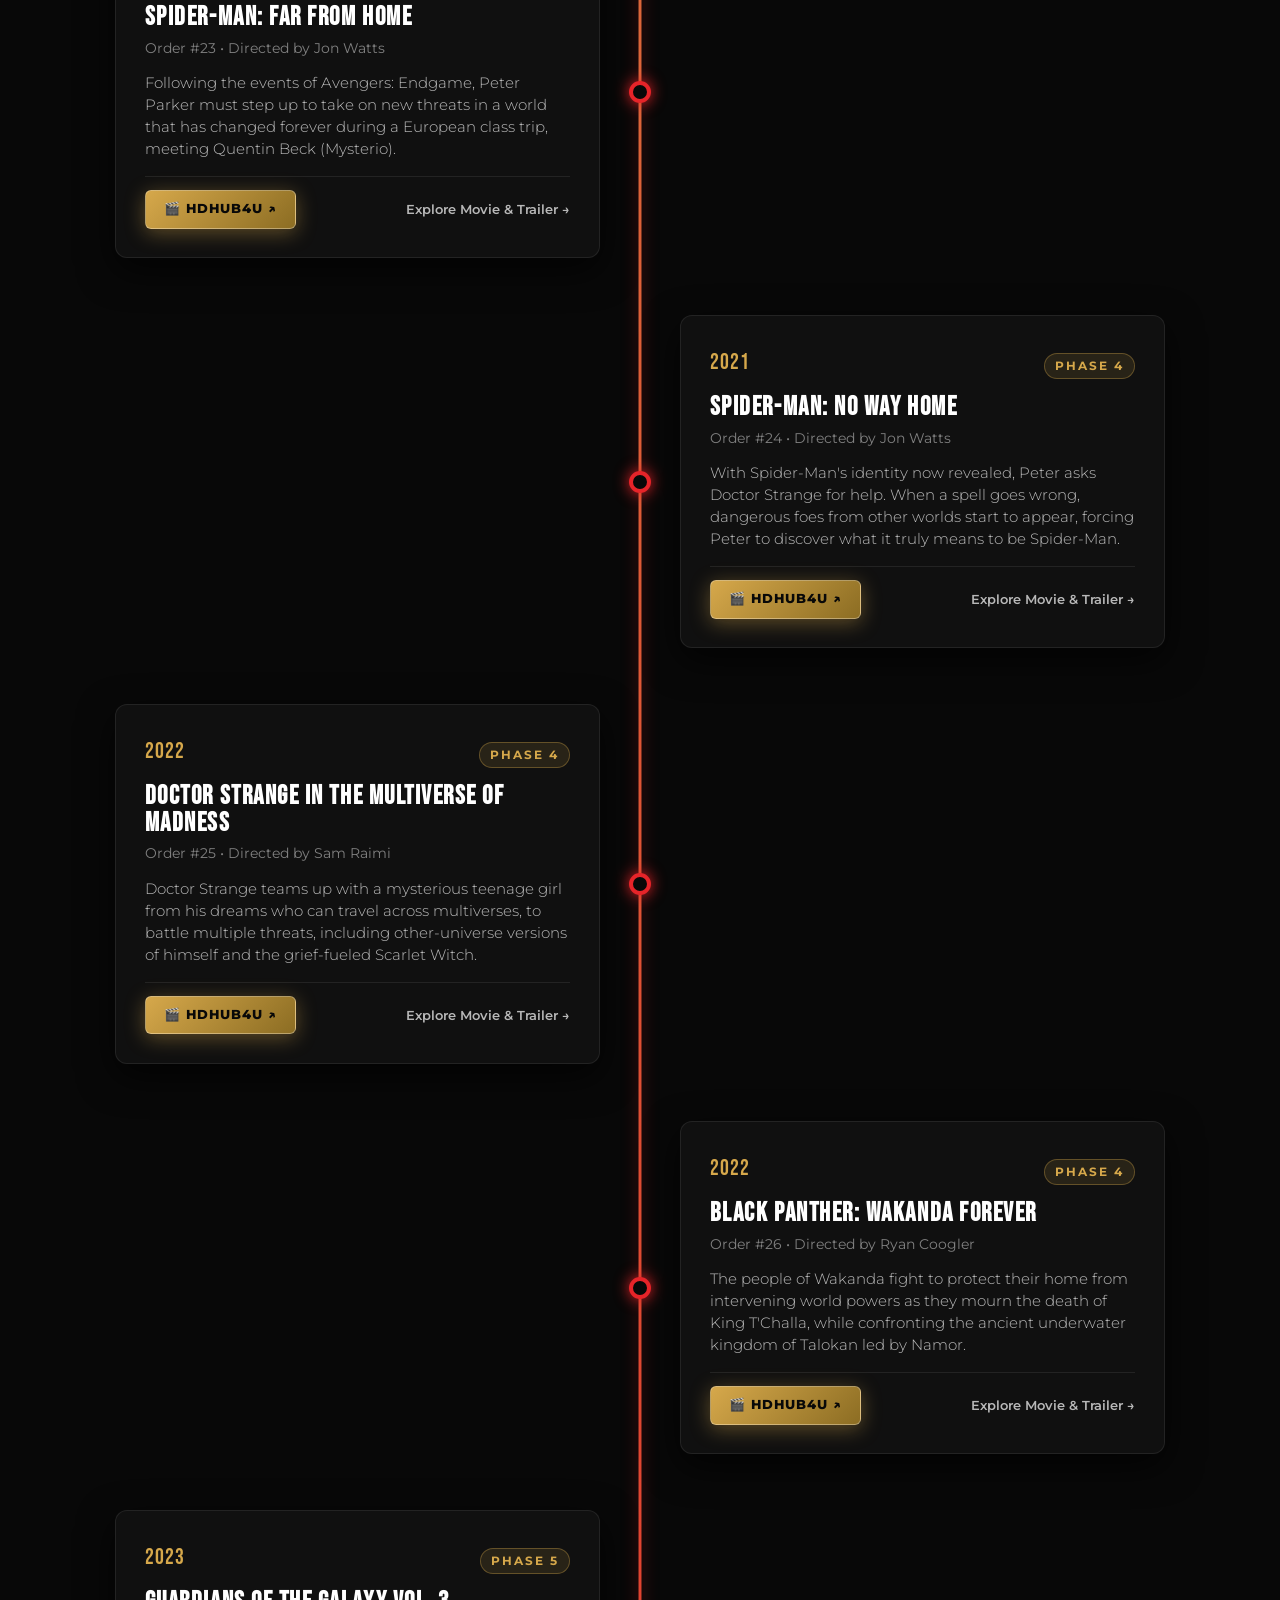
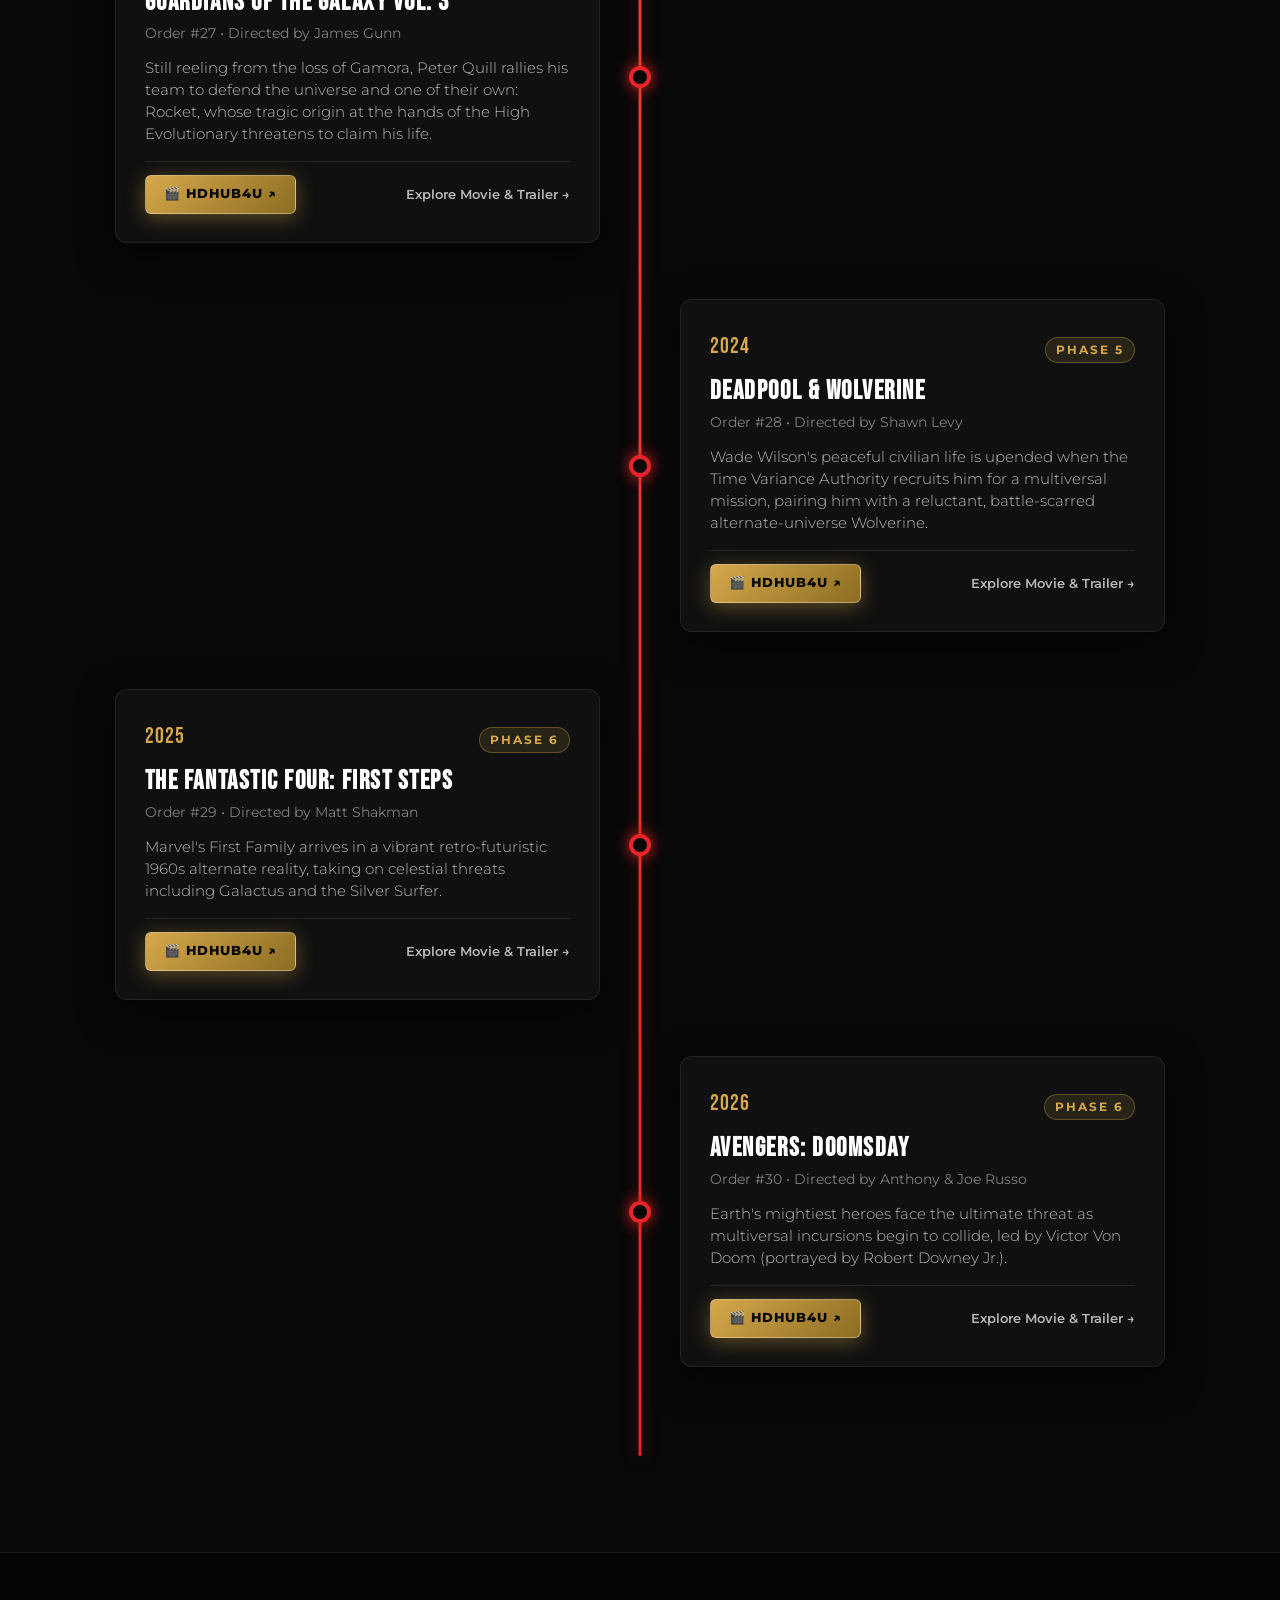
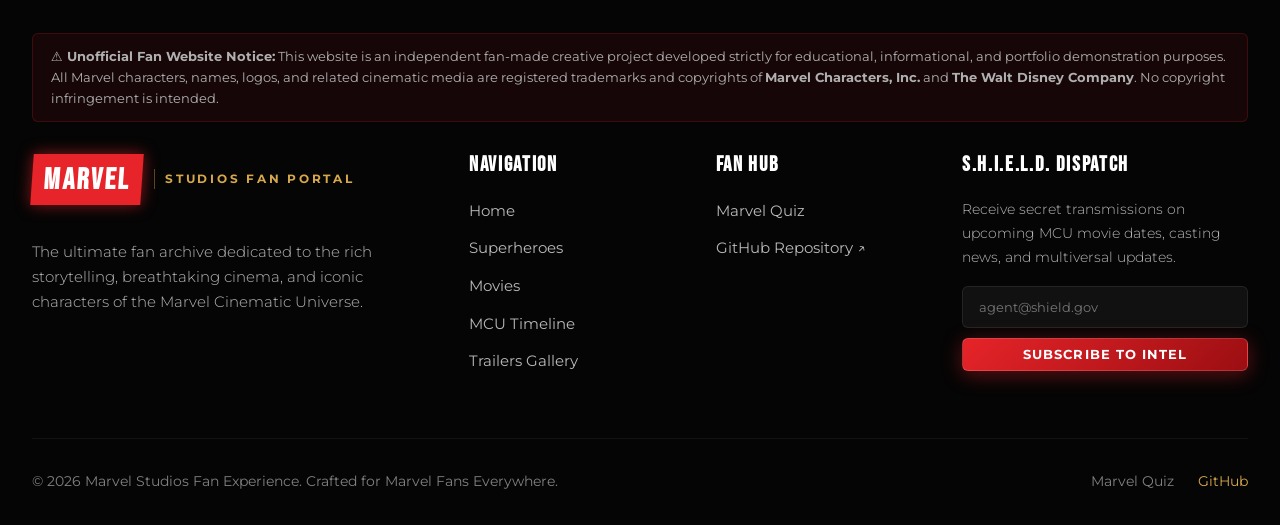
<file: timeline.html>
<!DOCTYPE html>
<html lang="en">
<head>
  <meta charset="UTF-8" />
  <meta name="viewport" content="width=device-width, initial-scale=1.0" />
  <meta http-equiv="X-UA-Compatible" content="ie=edge" />
  <title>MCU Timeline · Release Order & Chronological Canon · Marvel Studios</title>
  <meta name="description" content="Explore the Marvel Cinematic Universe timeline. Switch seamlessly between Theatrical Release Order (2008-Present) and In-Universe Chronological Order (1942-Present)." />
  <meta name="keywords" content="MCU Timeline, Marvel Chronological Order, Marvel Release Order, Marvel Watch Order, Infinity Saga Chronology" />
  <meta name="theme-color" content="#E62429" />

  <link rel="icon" type="image/svg+xml" href="assets/icons/favicon.svg" />
  <link rel="preconnect" href="https://fonts.googleapis.com" />
  <link rel="preconnect" href="https://fonts.gstatic.com" crossorigin />
  <link href="https://fonts.googleapis.com/css2?family=Bebas+Neue&family=Montserrat:ital,wght@0,300;0,400;0,500;0,600;0,700;0,800;1,400&display=swap" rel="stylesheet" />

  <link rel="stylesheet" href="css/style.css" />
  <link rel="stylesheet" href="css/animations.css" />
  <link rel="stylesheet" href="css/responsive.css" />
</head>
<body>

  <!-- Navigation Bar -->
  <header class="navbar" id="navbar">
    <div class="nav-container">
      <a href="index.html" class="brand-logo" aria-label="Marvel Studios Fan Portal Home">
        <span class="marvel-badge">MARVEL</span>
        <span class="brand-text">STUDIOS FAN PORTAL</span>
      </a>

      <nav class="nav-menu" id="navMenu" aria-label="Primary Navigation">
        <a href="index.html" class="nav-link">Home</a>
        <a href="heroes.html" class="nav-link">Superheroes</a>
        <a href="movies.html" class="nav-link">Movies</a>
        <a href="timeline.html" class="nav-link active">Timeline</a>
        <a href="trailers.html" class="nav-link">Trailers</a>
        <a href="quiz.html" class="nav-link">Quiz</a>
      </nav>

      <div class="nav-actions">
        <button class="search-trigger-btn" aria-label="Open Global Search" title="Search MCU (Press '/')">
          🔍
        </button>
        <div class="hamburger" id="hamburger" aria-label="Toggle navigation menu" role="button" tabindex="0">
          <span></span>
          <span></span>
          <span></span>
        </div>
      </div>
    </div>
  </header>

  <main style="padding-top: calc(var(--nav-height) + 40px);">
    <div class="container section-padding">
      
      <!-- Section Header -->
      <div class="section-header">
        <span class="section-tag gold">TEMPORAL NAVIGATION</span>
        <h1>THE SACRED TIMELINE</h1>
        <p class="section-subtitle" id="timelineOrderDesc">
          Viewing by Theatrical Release Order (2008 – Present). Experience how Marvel Studios unveiled the universe to audiences worldwide.
        </p>
      </div>

      <!-- Timeline Order Switcher -->
      <div class="timeline-toggle-bar">
        <div class="toggle-switch-group" role="tablist" aria-label="Timeline Order Mode">
          <button class="toggle-opt-btn active" id="toggleReleaseOrder" role="tab" aria-selected="true">
            🎬 Theatrical Release Order
          </button>
          <button class="toggle-opt-btn" id="toggleChronoOrder" role="tab" aria-selected="false">
            ⏳ In-Universe Chronological Order
          </button>
        </div>
      </div>

      <!-- Interactive Timeline Track -->
      <div class="timeline-track" id="timelineTrack">
        <!-- Rendered dynamically by js/timeline.js -->
        <noscript>
          <p style="color: #fff; text-align: center; padding: 2rem;">Please enable JavaScript to view the interactive MCU chronology.</p>
        </noscript>
      </div>

    </div>
  </main>

  <!-- Global Footer -->
  <footer class="footer">
    <div class="container">
      <div class="fan-disclaimer">
        <strong>⚠️ Unofficial Fan Website Notice:</strong> This website is an independent fan-made creative project developed strictly for educational, informational, and portfolio demonstration purposes. All Marvel characters, names, logos, and related cinematic media are registered trademarks and copyrights of <strong>Marvel Characters, Inc.</strong> and <strong>The Walt Disney Company</strong>. No copyright infringement is intended.
      </div>

      <div class="footer-grid">
        <div class="footer-brand">
          <a href="index.html" class="brand-logo" style="margin-bottom: 1rem; display: inline-flex;">
            <span class="marvel-badge">MARVEL</span>
            <span class="brand-text">STUDIOS FAN PORTAL</span>
          </a>
          <p>
            The ultimate fan archive dedicated to the rich storytelling, breathtaking cinema, and iconic characters of the Marvel Cinematic Universe.
          </p>
        </div>

        <div>
          <h4 class="footer-heading">Navigation</h4>
          <ul class="footer-links">
            <li><a href="index.html">Home</a></li>
            <li><a href="heroes.html">Superheroes</a></li>
            <li><a href="movies.html">Movies</a></li>
            <li><a href="timeline.html">MCU Timeline</a></li>
            <li><a href="trailers.html">Trailers Gallery</a></li>
          </ul>
        </div>

        <div>
          <h4 class="footer-heading">Fan Hub</h4>
          <ul class="footer-links">
            <li><a href="quiz.html">Marvel Quiz</a></li>
            <li><a href="https://github.com/anujgupta2808/Marvel-Studios" target="_blank" rel="noopener">GitHub Repository ↗</a></li>
          </ul>
        </div>

        <div>
          <h4 class="footer-heading">S.H.I.E.L.D. Dispatch</h4>
          <p style="font-size: 0.88rem; margin-bottom: 1rem;">
            Receive secret transmissions on upcoming MCU movie dates, casting news, and multiversal updates.
          </p>
          <form id="newsletterForm" class="footer-newsletter">
            <input type="email" placeholder="agent@shield.gov" required aria-label="Email address" />
            <button type="submit" class="btn btn-primary btn-sm" style="width: 100%;">Subscribe to Intel</button>
          </form>
        </div>
      </div>

      <div class="footer-bottom">
        <div>
          © 2026 Marvel Studios Fan Experience. Crafted for Marvel Fans Everywhere.
        </div>
        <div style="display: flex; gap: 1.5rem;">
          <a href="quiz.html" style="color: var(--text-muted);">Marvel Quiz</a>
          <a href="https://github.com/anujgupta2808/Marvel-Studios" target="_blank" rel="noopener" style="color: var(--marvel-gold);">GitHub</a>
        </div>
      </div>
    </div>
  </footer>

  <button class="back-to-top" aria-label="Back to top of page" title="Back to top">
    ↑
  </button>

  <!-- Scripts -->
  <script src="data/characters.js"></script>
  <script src="data/movies.js"></script>
  <script src="js/main.js"></script>
  <script src="js/timeline.js"></script>
</body>
</html>
</file>
<file: css/style.css>
/* ==========================================================================
   MARVEL STUDIOS — PREMIUM CINEMATIC DESIGN SYSTEM
   Palette:
   - Primary Dark Background: #080808
   - Secondary Dark Background: #111111
   - Tertiary Surface / Card: #181818
   - Marvel Crimson Red: #E62429
   - Regal Cinematic Gold: #D6A84B
   - Pure White: #FFFFFF
   - Secondary / Muted Text: #B8B8B8
   ========================================================================== */

:root {
  --bg-primary: #080808;
  --bg-secondary: #111111;
  --bg-tertiary: #181818;
  --bg-surface: rgba(24, 24, 24, 0.75);
  --bg-card: rgba(18, 18, 18, 0.85);
  --bg-card-hover: rgba(28, 28, 28, 0.95);
  
  --marvel-red: #E62429;
  --marvel-red-dark: #9B0E12;
  --marvel-red-glow: rgba(230, 36, 41, 0.35);
  
  --marvel-gold: #D6A84B;
  --marvel-gold-dark: #8C6D23;
  --marvel-gold-glow: rgba(214, 168, 75, 0.3);

  --text-primary: #FFFFFF;
  --text-secondary: #B8B8B8;
  --text-muted: #808080;

  --border-subtle: rgba(255, 255, 255, 0.08);
  --border-accent: rgba(230, 36, 41, 0.3);
  --border-gold: rgba(214, 168, 75, 0.35);

  --font-display: 'Bebas Neue', 'Impact', sans-serif;
  --font-body: 'Montserrat', system-ui, -apple-system, sans-serif;

  --nav-height: 80px;
  --radius-sm: 6px;
  --radius-md: 12px;
  --radius-lg: 20px;
  --radius-pill: 9999px;

  --transition-fast: 0.2s cubic-bezier(0.16, 1, 0.3, 1);
  --transition-normal: 0.35s cubic-bezier(0.16, 1, 0.3, 1);
  --transition-slow: 0.6s cubic-bezier(0.16, 1, 0.3, 1);

  --shadow-card: 0 12px 36px rgba(0, 0, 0, 0.7);
  --shadow-glow-red: 0 0 25px rgba(230, 36, 41, 0.45);
  --shadow-glow-gold: 0 0 25px rgba(214, 168, 75, 0.4);
}

/* --------------------------------------------------------------------------
   CSS Reset & Base
   -------------------------------------------------------------------------- */
*, *::before, *::after {
  box-sizing: border-box;
  margin: 0;
  padding: 0;
}

html {
  font-size: 16px;
  scroll-behavior: smooth;
  scroll-padding-top: calc(var(--nav-height) + 20px);
  background-color: var(--bg-primary);
  color: var(--text-primary);
  font-family: var(--font-body);
  -webkit-font-smoothing: antialiased;
  -moz-osx-font-smoothing: grayscale;
}

body {
  min-height: 100vh;
  background-color: var(--bg-primary);
  color: var(--text-primary);
  line-height: 1.6;
  overflow-x: hidden;
  position: relative;
}

/* Subtle cinematic noise & vignette overlay */
body::before {
  content: '';
  position: fixed;
  inset: 0;
  background: radial-gradient(circle at 50% 0%, rgba(230, 36, 41, 0.05) 0%, transparent 60%),
              radial-gradient(circle at 50% 100%, rgba(0, 0, 0, 0.9) 0%, transparent 80%);
  pointer-events: none;
  z-index: 1;
}

img {
  max-width: 100%;
  height: auto;
  display: block;
}

a {
  color: inherit;
  text-decoration: none;
  transition: color var(--transition-fast);
}

button {
  font-family: inherit;
  cursor: pointer;
  border: none;
  outline: none;
  background: none;
}

ul, ol {
  list-style: none;
}

/* --------------------------------------------------------------------------
   Typography
   -------------------------------------------------------------------------- */
h1, h2, h3, h4, h5, h6 {
  font-family: var(--font-display);
  letter-spacing: 0.06em;
  text-transform: uppercase;
  line-height: 1.05;
  color: var(--text-primary);
}

h1 {
  font-size: clamp(2.8rem, 7vw, 5.5rem);
  font-weight: 700;
}

h2 {
  font-size: clamp(2.2rem, 5vw, 3.8rem);
  margin-bottom: 0.8rem;
}

h3 {
  font-size: clamp(1.4rem, 3vw, 2.2rem);
}

p {
  color: var(--text-secondary);
  font-weight: 300;
  font-size: 1.05rem;
  line-height: 1.7;
}

.text-gold {
  color: var(--marvel-gold) !important;
}

.text-red {
  color: var(--marvel-red) !important;
}

.text-white {
  color: var(--text-primary) !important;
}

.section-tag {
  display: inline-flex;
  align-items: center;
  gap: 8px;
  font-family: var(--font-body);
  font-size: 0.82rem;
  font-weight: 700;
  text-transform: uppercase;
  letter-spacing: 0.18em;
  color: var(--marvel-red);
  background: rgba(230, 36, 41, 0.12);
  border: 1px solid rgba(230, 36, 41, 0.35);
  padding: 6px 16px;
  border-radius: var(--radius-pill);
  margin-bottom: 1.2rem;
}

.section-tag.gold {
  color: var(--marvel-gold);
  background: rgba(214, 168, 75, 0.12);
  border-color: rgba(214, 168, 75, 0.35);
}

.section-header {
  text-align: center;
  max-width: 800px;
  margin: 0 auto 3.5rem auto;
  position: relative;
  z-index: 2;
}

.section-header.text-left {
  text-align: left;
  margin-left: 0;
}

.section-subtitle {
  font-size: 1.15rem;
  color: var(--text-secondary);
  margin-top: 0.6rem;
}

/* --------------------------------------------------------------------------
   Layout Containers
   -------------------------------------------------------------------------- */
.container {
  width: 100%;
  max-width: 1380px;
  margin: 0 auto;
  padding: 0 2rem;
  position: relative;
  z-index: 2;
}

.section-padding {
  padding: 6rem 0;
}

.section-padding-lg {
  padding: 8rem 0;
}

/* --------------------------------------------------------------------------
   Header & Navigation
   -------------------------------------------------------------------------- */
.navbar {
  position: fixed;
  top: 0;
  left: 0;
  width: 100%;
  height: var(--nav-height);
  z-index: 1000;
  transition: background-color var(--transition-normal), backdrop-filter var(--transition-normal), border-bottom var(--transition-normal), box-shadow var(--transition-normal);
  background: linear-gradient(180deg, rgba(8, 8, 8, 0.95) 0%, rgba(8, 8, 8, 0.8) 100%);
  backdrop-filter: blur(14px);
  -webkit-backdrop-filter: blur(14px);
  border-bottom: 1px solid var(--border-subtle);
}

.navbar.scrolled {
  background: rgba(8, 8, 8, 0.96);
  border-bottom: 1px solid rgba(230, 36, 41, 0.25);
  box-shadow: 0 10px 30px rgba(0, 0, 0, 0.7);
}

.nav-container {
  display: flex;
  align-items: center;
  justify-content: space-between;
  height: 100%;
  max-width: 1440px;
  margin: 0 auto;
  padding: 0 2rem;
}

/* Marvel Logo Badge */
.brand-logo {
  display: flex;
  align-items: center;
  gap: 12px;
  text-decoration: none;
}

.marvel-badge {
  background: var(--marvel-red);
  color: #FFFFFF;
  font-family: var(--font-display);
  font-size: 1.85rem;
  font-weight: 700;
  padding: 3px 12px 1px 12px;
  letter-spacing: 0.08em;
  display: inline-block;
  transform: skewX(-4deg);
  box-shadow: 0 0 15px rgba(230, 36, 41, 0.6);
  transition: transform var(--transition-fast), box-shadow var(--transition-fast);
}

.marvel-badge:hover {
  transform: skewX(-4deg) scale(1.04);
  box-shadow: 0 0 25px rgba(230, 36, 41, 0.85);
}

.brand-text {
  font-family: var(--font-body);
  font-size: 0.78rem;
  font-weight: 700;
  letter-spacing: 0.22em;
  text-transform: uppercase;
  color: var(--marvel-gold);
  border-left: 1px solid rgba(214, 168, 75, 0.4);
  padding-left: 10px;
}

/* Nav Links */
.nav-menu {
  display: flex;
  align-items: center;
  gap: 1.8rem;
}

.nav-link {
  font-family: var(--font-body);
  font-size: 0.92rem;
  font-weight: 600;
  text-transform: uppercase;
  letter-spacing: 0.08em;
  color: var(--text-secondary);
  padding: 8px 4px;
  position: relative;
  transition: color var(--transition-fast);
}

.nav-link::after {
  content: '';
  position: absolute;
  bottom: 0;
  left: 0;
  width: 0;
  height: 2px;
  background: linear-gradient(90deg, var(--marvel-red), var(--marvel-gold));
  transition: width var(--transition-normal);
}

.nav-link:hover {
  color: #FFFFFF;
}

.nav-link:hover::after,
.nav-link.active::after {
  width: 100%;
}

.nav-link.active {
  color: #FFFFFF;
  font-weight: 700;
}

/* Nav Actions */
.nav-actions {
  display: flex;
  align-items: center;
  gap: 1.2rem;
}

.search-trigger-btn {
  display: flex;
  align-items: center;
  justify-content: center;
  width: 42px;
  height: 42px;
  border-radius: var(--radius-pill);
  background: rgba(255, 255, 255, 0.06);
  border: 1px solid var(--border-subtle);
  color: var(--text-primary);
  font-size: 1.1rem;
  transition: all var(--transition-fast);
}

.search-trigger-btn:hover {
  background: rgba(230, 36, 41, 0.2);
  border-color: var(--marvel-red);
  color: var(--marvel-red);
  transform: translateY(-2px);
}

/* Mobile Hamburger Toggle */
.hamburger {
  display: none;
  flex-direction: column;
  justify-content: space-between;
  width: 32px;
  height: 22px;
  cursor: pointer;
  z-index: 1001;
}

.hamburger span {
  display: block;
  height: 2px;
  width: 100%;
  background-color: #FFFFFF;
  border-radius: 2px;
  transition: all 0.3s cubic-bezier(0.16, 1, 0.3, 1);
}

.hamburger.open span:nth-child(1) {
  transform: translateY(10px) rotate(45deg);
  background-color: var(--marvel-red);
}

.hamburger.open span:nth-child(2) {
  opacity: 0;
}

.hamburger.open span:nth-child(3) {
  transform: translateY(-10px) rotate(-45deg);
  background-color: var(--marvel-red);
}

/* --------------------------------------------------------------------------
   Buttons & CTAs
   -------------------------------------------------------------------------- */
.btn {
  display: inline-flex;
  align-items: center;
  justify-content: center;
  gap: 10px;
  font-family: var(--font-body);
  font-size: 0.92rem;
  font-weight: 700;
  text-transform: uppercase;
  letter-spacing: 0.12em;
  padding: 14px 28px;
  border-radius: var(--radius-sm);
  cursor: pointer;
  transition: all var(--transition-normal);
  text-decoration: none;
  position: relative;
  overflow: hidden;
}

.btn-primary {
  background: linear-gradient(135deg, var(--marvel-red) 0%, var(--marvel-red-dark) 100%);
  color: #FFFFFF;
  border: 1px solid rgba(255, 255, 255, 0.15);
  box-shadow: 0 4px 20px rgba(230, 36, 41, 0.4);
}

.btn-primary:hover {
  transform: translateY(-3px);
  box-shadow: 0 8px 30px rgba(230, 36, 41, 0.65);
  border-color: rgba(255, 255, 255, 0.4);
  color: #FFFFFF;
}

.btn-gold {
  background: linear-gradient(135deg, var(--marvel-gold) 0%, var(--marvel-gold-dark) 100%);
  color: #080808;
  font-weight: 800;
  border: 1px solid rgba(255, 255, 255, 0.3);
  box-shadow: 0 4px 20px rgba(214, 168, 75, 0.4);
}

.btn-gold:hover {
  transform: translateY(-3px);
  box-shadow: 0 8px 30px rgba(214, 168, 75, 0.7);
  color: #080808;
}

.btn-outline {
  background: rgba(255, 255, 255, 0.04);
  color: #FFFFFF;
  border: 1px solid rgba(255, 255, 255, 0.2);
  backdrop-filter: blur(8px);
}

.btn-outline:hover {
  background: rgba(255, 255, 255, 0.12);
  border-color: #FFFFFF;
  transform: translateY(-3px);
  color: #FFFFFF;
}

.btn-sm {
  padding: 8px 18px;
  font-size: 0.8rem;
  letter-spacing: 0.08em;
}

.btn-lg {
  padding: 16px 36px;
  font-size: 1.05rem;
  letter-spacing: 0.14em;
}

/* --------------------------------------------------------------------------
   Cinematic Hero Section
   -------------------------------------------------------------------------- */
.hero {
  position: relative;
  min-height: 100vh;
  display: flex;
  align-items: center;
  justify-content: center;
  padding: calc(var(--nav-height) + 40px) 0 60px 0;
  overflow: hidden;
  background-color: var(--bg-primary);
}

.hero-bg {
  position: absolute;
  inset: 0;
  background-size: cover;
  background-position: center;
  background-repeat: no-repeat;
  filter: brightness(0.48) contrast(1.15);
  transform: scale(1.05);
  transition: transform 12s cubic-bezier(0.16, 1, 0.3, 1);
  z-index: 1;
}

.hero-overlay {
  position: absolute;
  inset: 0;
  background: linear-gradient(0deg, #080808 0%, rgba(8, 8, 8, 0.6) 50%, rgba(8, 8, 8, 0.85) 100%),
              radial-gradient(circle at 50% 40%, transparent 20%, rgba(8, 8, 8, 0.9) 80%);
  z-index: 2;
  pointer-events: none;
}

.hero-content {
  position: relative;
  z-index: 5;
  text-align: center;
  max-width: 960px;
  margin: 0 auto;
}

.hero-badge-pill {
  display: inline-flex;
  align-items: center;
  gap: 10px;
  padding: 8px 20px;
  border-radius: var(--radius-pill);
  background: rgba(230, 36, 41, 0.15);
  border: 1px solid rgba(230, 36, 41, 0.4);
  color: var(--marvel-red);
  font-size: 0.88rem;
  font-weight: 700;
  letter-spacing: 0.16em;
  text-transform: uppercase;
  margin-bottom: 1.5rem;
  box-shadow: 0 0 25px rgba(230, 36, 41, 0.25);
}

.hero-title {
  margin-bottom: 1.2rem;
  line-height: 0.95;
  text-shadow: 0 0 50px rgba(0, 0, 0, 0.9);
}

.hero-title span.glow-text {
  background: linear-gradient(90deg, #FFFFFF 0%, var(--marvel-gold) 100%);
  -webkit-background-clip: text;
  -webkit-text-fill-color: transparent;
  display: block;
}

.hero-description {
  font-size: clamp(1.05rem, 2vw, 1.35rem);
  color: #D1D5DB;
  max-width: 780px;
  margin: 0 auto 2.5rem auto;
  text-shadow: 0 2px 10px rgba(0, 0, 0, 0.8);
}

.hero-buttons {
  display: flex;
  align-items: center;
  justify-content: center;
  gap: 1.4rem;
  flex-wrap: wrap;
  margin-bottom: 3.5rem;
}

/* Hero Stats Banner */
.hero-stats-bar {
  display: grid;
  grid-template-columns: repeat(4, 1fr);
  gap: 1.5rem;
  background: rgba(17, 17, 17, 0.8);
  border: 1px solid var(--border-subtle);
  backdrop-filter: blur(12px);
  padding: 1.8rem 2.5rem;
  border-radius: var(--radius-md);
  margin-top: 1rem;
}

.stat-item {
  text-align: center;
}

.stat-num {
  font-family: var(--font-display);
  font-size: 2.6rem;
  color: var(--marvel-gold);
  line-height: 1;
  margin-bottom: 4px;
}

.stat-label {
  font-size: 0.78rem;
  font-weight: 600;
  text-transform: uppercase;
  letter-spacing: 0.12em;
  color: var(--text-secondary);
}

/* --------------------------------------------------------------------------
   Filter & Search Bars
   -------------------------------------------------------------------------- */
.filter-wrapper {
  background: var(--bg-card);
  border: 1px solid var(--border-subtle);
  border-radius: var(--radius-md);
  padding: 1.5rem 2rem;
  margin-bottom: 3rem;
  backdrop-filter: blur(10px);
  display: flex;
  flex-direction: column;
  gap: 1.2rem;
}

.filter-row {
  display: flex;
  align-items: center;
  justify-content: space-between;
  gap: 1.5rem;
  flex-wrap: wrap;
}

.search-input-box {
  position: relative;
  flex: 1;
  min-width: 260px;
}

.search-input-box input {
  width: 100%;
  padding: 12px 18px 12px 46px;
  background: rgba(0, 0, 0, 0.4);
  border: 1px solid var(--border-subtle);
  border-radius: var(--radius-sm);
  color: #FFFFFF;
  font-family: var(--font-body);
  font-size: 0.95rem;
  transition: all var(--transition-fast);
}

.search-input-box input:focus {
  outline: none;
  border-color: var(--marvel-red);
  box-shadow: 0 0 15px rgba(230, 36, 41, 0.35);
  background: rgba(0, 0, 0, 0.7);
}

.search-input-box .search-icon {
  position: absolute;
  left: 16px;
  top: 50%;
  transform: translateY(-50%);
  color: var(--text-muted);
  pointer-events: none;
}

.filter-pills {
  display: flex;
  align-items: center;
  gap: 0.6rem;
  flex-wrap: wrap;
}

.filter-btn {
  padding: 8px 16px;
  border-radius: var(--radius-pill);
  background: rgba(255, 255, 255, 0.05);
  border: 1px solid var(--border-subtle);
  color: var(--text-secondary);
  font-family: var(--font-body);
  font-size: 0.84rem;
  font-weight: 600;
  letter-spacing: 0.06em;
  transition: all var(--transition-fast);
}

.filter-btn:hover {
  color: #FFFFFF;
  border-color: rgba(255, 255, 255, 0.3);
  background: rgba(255, 255, 255, 0.1);
}

.filter-btn.active {
  background: var(--marvel-red);
  color: #FFFFFF;
  border-color: var(--marvel-red);
  box-shadow: 0 0 15px rgba(230, 36, 41, 0.45);
}

.sort-select-box {
  display: flex;
  align-items: center;
  gap: 10px;
}

.sort-select-box label {
  font-size: 0.85rem;
  font-weight: 600;
  text-transform: uppercase;
  color: var(--text-muted);
  letter-spacing: 0.08em;
}

.sort-select {
  padding: 10px 18px;
  background: rgba(0, 0, 0, 0.5);
  border: 1px solid var(--border-subtle);
  border-radius: var(--radius-sm);
  color: #FFFFFF;
  font-family: var(--font-body);
  font-size: 0.88rem;
  outline: none;
  cursor: pointer;
  transition: border-color var(--transition-fast);
}

.sort-select:focus {
  border-color: var(--marvel-gold);
}

/* --------------------------------------------------------------------------
   Cards Grid & Character Cards
   -------------------------------------------------------------------------- */
.cards-grid {
  display: grid;
  grid-template-columns: repeat(auto-fill, minmax(290px, 1fr));
  gap: 2rem;
  position: relative;
  z-index: 2;
}

.character-card {
  background: var(--bg-card);
  border: 1px solid var(--border-subtle);
  border-radius: var(--radius-md);
  overflow: hidden;
  position: relative;
  transition: all var(--transition-normal);
  display: flex;
  flex-direction: column;
  box-shadow: var(--shadow-card);
  cursor: pointer;
}

.character-card:hover {
  transform: translateY(-8px);
  border-color: var(--border-accent);
  box-shadow: 0 20px 45px rgba(0, 0, 0, 0.8), 0 0 30px rgba(230, 36, 41, 0.3);
}

.card-image-wrap {
  position: relative;
  width: 100%;
  height: 380px;
  background: radial-gradient(circle at 50% 40%, rgba(255, 255, 255, 0.05) 0%, rgba(0, 0, 0, 0.8) 100%), #141414;
  overflow: hidden;
  display: flex;
  align-items: center;
  justify-content: center;
}

.card-image-wrap img {
  width: 100%;
  height: 100%;
  object-fit: contain;
  object-position: center;
  transition: transform var(--transition-slow);
  filter: drop-shadow(0 15px 25px rgba(0,0,0,0.8));
}

.character-card:hover .card-image-wrap img {
  transform: scale(1.08) translateY(-4px);
}

.card-glow-bg {
  position: absolute;
  width: 180px;
  height: 180px;
  border-radius: 50%;
  filter: blur(50px);
  opacity: 0.25;
  transition: opacity var(--transition-normal);
}

.character-card:hover .card-glow-bg {
  opacity: 0.55;
}

.card-badge {
  position: absolute;
  top: 14px;
  left: 14px;
  font-size: 0.75rem;
  font-weight: 700;
  text-transform: uppercase;
  letter-spacing: 0.12em;
  padding: 4px 10px;
  border-radius: var(--radius-sm);
  background: rgba(8, 8, 8, 0.85);
  border: 1px solid var(--border-subtle);
  color: var(--marvel-gold);
  backdrop-filter: blur(6px);
  z-index: 3;
}

.card-content {
  padding: 1.5rem;
  flex: 1;
  display: flex;
  flex-direction: column;
}

.card-character-name {
  font-size: 1.85rem;
  margin-bottom: 2px;
  transition: color var(--transition-fast);
}

.character-card:hover .card-character-name {
  color: var(--marvel-red);
}

.card-real-name {
  font-size: 0.88rem;
  color: var(--text-secondary);
  font-weight: 500;
  margin-bottom: 1rem;
}

.card-quote {
  font-style: italic;
  font-size: 0.92rem;
  color: #A3A3A3;
  margin-bottom: 1.2rem;
  display: -webkit-box;
  -webkit-line-clamp: 2;
  -webkit-box-orient: vertical;
  overflow: hidden;
  border-left: 2px solid var(--marvel-red);
  padding-left: 8px;
}

.card-footer {
  margin-top: auto;
  display: flex;
  align-items: center;
  justify-content: space-between;
  padding-top: 1rem;
  border-top: 1px solid var(--border-subtle);
}

/* --------------------------------------------------------------------------
   Movie Poster Cards
   -------------------------------------------------------------------------- */
.movie-card {
  background: var(--bg-card);
  border: 1px solid var(--border-subtle);
  border-radius: var(--radius-md);
  overflow: hidden;
  display: flex;
  flex-direction: column;
  transition: all var(--transition-normal);
  box-shadow: var(--shadow-card);
  cursor: pointer;
  position: relative;
}

.movie-card:hover {
  transform: translateY(-8px);
  border-color: var(--marvel-gold);
  box-shadow: 0 20px 45px rgba(0, 0, 0, 0.85), 0 0 25px rgba(214, 168, 75, 0.3);
}

.movie-poster-wrap {
  position: relative;
  width: 100%;
  aspect-ratio: 2 / 3;
  background: #141414;
  overflow: hidden;
}

.movie-poster-wrap img {
  width: 100%;
  height: 100%;
  object-fit: cover;
  transition: transform var(--transition-slow);
}

.movie-card:hover .movie-poster-wrap img {
  transform: scale(1.06);
}

.movie-phase-tag {
  position: absolute;
  top: 12px;
  right: 12px;
  padding: 4px 10px;
  font-size: 0.75rem;
  font-weight: 700;
  text-transform: uppercase;
  letter-spacing: 0.1em;
  border-radius: var(--radius-sm);
  background: rgba(8, 8, 8, 0.85);
  color: var(--marvel-gold);
  border: 1px solid rgba(214, 168, 75, 0.4);
  backdrop-filter: blur(6px);
  z-index: 3;
}

.movie-play-overlay {
  position: absolute;
  inset: 0;
  background: rgba(8, 8, 8, 0.55);
  display: flex;
  align-items: center;
  justify-content: center;
  opacity: 0;
  transition: opacity var(--transition-normal);
  backdrop-filter: blur(2px);
}

.movie-card:hover .movie-play-overlay {
  opacity: 1;
}

.play-circle-btn {
  width: 58px;
  height: 58px;
  border-radius: 50%;
  background: var(--marvel-red);
  color: #FFFFFF;
  display: flex;
  align-items: center;
  justify-content: center;
  font-size: 1.3rem;
  box-shadow: 0 0 25px rgba(230, 36, 41, 0.8);
  transform: scale(0.85);
  transition: transform var(--transition-normal);
}

.movie-card:hover .play-circle-btn {
  transform: scale(1);
}

.movie-content {
  padding: 1.4rem;
  display: flex;
  flex-direction: column;
  flex: 1;
}

.movie-title {
  font-size: 1.45rem;
  line-height: 1.1;
  margin-bottom: 6px;
  transition: color var(--transition-fast);
}

.movie-card:hover .movie-title {
  color: var(--marvel-gold);
}

.movie-meta {
  display: flex;
  align-items: center;
  gap: 12px;
  font-size: 0.82rem;
  color: var(--text-muted);
  margin-bottom: 0.8rem;
}

.movie-synopsis {
  font-size: 0.88rem;
  color: var(--text-secondary);
  line-height: 1.5;
  display: -webkit-box;
  -webkit-line-clamp: 3;
  -webkit-box-orient: vertical;
  overflow: hidden;
  margin-bottom: 1.2rem;
}

/* --------------------------------------------------------------------------
   Timeline Section
   -------------------------------------------------------------------------- */
.timeline-toggle-bar {
  display: flex;
  align-items: center;
  justify-content: center;
  gap: 1.5rem;
  margin-bottom: 4rem;
  flex-wrap: wrap;
}

.toggle-switch-group {
  display: inline-flex;
  background: rgba(255, 255, 255, 0.06);
  border: 1px solid var(--border-subtle);
  border-radius: var(--radius-pill);
  padding: 5px;
}

.toggle-opt-btn {
  padding: 10px 24px;
  border-radius: var(--radius-pill);
  font-size: 0.88rem;
  font-weight: 700;
  text-transform: uppercase;
  letter-spacing: 0.08em;
  color: var(--text-secondary);
  transition: all var(--transition-fast);
}

.toggle-opt-btn.active {
  background: var(--marvel-red);
  color: #FFFFFF;
  box-shadow: 0 0 20px rgba(230, 36, 41, 0.5);
}

.timeline-track {
  position: relative;
  max-width: 1050px;
  margin: 0 auto;
  padding: 2rem 0;
}

.timeline-track::before {
  content: '';
  position: absolute;
  top: 0;
  bottom: 0;
  left: 50%;
  transform: translateX(-50%);
  width: 3px;
  background: linear-gradient(180deg, var(--marvel-red) 0%, var(--marvel-gold) 50%, var(--marvel-red) 100%);
  box-shadow: 0 0 15px rgba(230, 36, 41, 0.5);
  border-radius: 3px;
}

.timeline-node {
  position: relative;
  display: flex;
  align-items: center;
  margin-bottom: 3.5rem;
  width: 100%;
}

.timeline-node:nth-child(odd) {
  justify-content: flex-start;
}

.timeline-node:nth-child(even) {
  justify-content: flex-end;
}

.timeline-card {
  width: calc(50% - 40px);
  background: var(--bg-card);
  border: 1px solid var(--border-subtle);
  border-radius: var(--radius-md);
  padding: 1.8rem;
  box-shadow: var(--shadow-card);
  backdrop-filter: blur(10px);
  transition: all var(--transition-normal);
  cursor: pointer;
}

.timeline-card:hover {
  transform: translateY(-5px);
  border-color: var(--marvel-gold);
  box-shadow: 0 15px 35px rgba(0, 0, 0, 0.8), 0 0 25px rgba(214, 168, 75, 0.35);
}

.timeline-dot {
  position: absolute;
  top: 50%;
  left: 50%;
  transform: translate(-50%, -50%);
  width: 22px;
  height: 22px;
  border-radius: 50%;
  background: #080808;
  border: 4px solid var(--marvel-red);
  box-shadow: 0 0 15px var(--marvel-red);
  z-index: 5;
  transition: transform var(--transition-fast), border-color var(--transition-fast);
}

.timeline-node:hover .timeline-dot {
  transform: translate(-50%, -50%) scale(1.3);
  border-color: var(--marvel-gold);
  box-shadow: 0 0 20px var(--marvel-gold);
}

.timeline-year-badge {
  font-family: var(--font-display);
  font-size: 1.4rem;
  color: var(--marvel-gold);
  margin-bottom: 6px;
  letter-spacing: 0.05em;
}

/* --------------------------------------------------------------------------
   Trailers Gallery
   -------------------------------------------------------------------------- */
.trailer-grid {
  display: grid;
  grid-template-columns: repeat(auto-fill, minmax(350px, 1fr));
  gap: 2.2rem;
}

.trailer-item {
  background: var(--bg-card);
  border: 1px solid var(--border-subtle);
  border-radius: var(--radius-md);
  overflow: hidden;
  transition: all var(--transition-normal);
  cursor: pointer;
  box-shadow: var(--shadow-card);
}

.trailer-item:hover {
  transform: translateY(-6px);
  border-color: var(--marvel-red);
  box-shadow: 0 18px 40px rgba(0, 0, 0, 0.8), 0 0 25px rgba(230, 36, 41, 0.35);
}

.trailer-thumb-wrap {
  position: relative;
  width: 100%;
  aspect-ratio: 16 / 9;
  background: #141414;
  overflow: hidden;
}

.trailer-thumb-wrap img {
  width: 100%;
  height: 100%;
  object-fit: cover;
  transition: transform var(--transition-slow);
}

.trailer-item:hover .trailer-thumb-wrap img {
  transform: scale(1.08);
}

.trailer-play-icon {
  position: absolute;
  top: 50%;
  left: 50%;
  transform: translate(-50%, -50%);
  width: 60px;
  height: 60px;
  border-radius: 50%;
  background: rgba(230, 36, 41, 0.9);
  color: #FFFFFF;
  display: flex;
  align-items: center;
  justify-content: center;
  font-size: 1.4rem;
  box-shadow: 0 0 30px rgba(230, 36, 41, 0.8);
  transition: transform var(--transition-normal), background var(--transition-normal);
}

.trailer-item:hover .trailer-play-icon {
  transform: translate(-50%, -50%) scale(1.15);
  background: var(--marvel-red);
}

.trailer-info {
  padding: 1.4rem;
}

/* --------------------------------------------------------------------------
   Quiz Engine
   -------------------------------------------------------------------------- */
.quiz-container {
  max-width: 860px;
  margin: 0 auto;
  background: var(--bg-card);
  border: 1px solid var(--border-subtle);
  border-radius: var(--radius-lg);
  padding: 3rem;
  box-shadow: var(--shadow-card);
  backdrop-filter: blur(14px);
  position: relative;
  overflow: hidden;
}

.quiz-progress-bar-wrap {
  width: 100%;
  height: 8px;
  background: rgba(255, 255, 255, 0.08);
  border-radius: var(--radius-pill);
  margin-bottom: 2rem;
  overflow: hidden;
}

.quiz-progress-bar {
  height: 100%;
  width: 0%;
  background: linear-gradient(90deg, var(--marvel-red), var(--marvel-gold));
  border-radius: var(--radius-pill);
  transition: width var(--transition-normal);
}

.quiz-header-meta {
  display: flex;
  align-items: center;
  justify-content: space-between;
  margin-bottom: 1.8rem;
  font-size: 0.92rem;
  font-weight: 600;
  color: var(--text-secondary);
}

.quiz-question-text {
  font-size: clamp(1.3rem, 2.8vw, 1.85rem);
  font-weight: 600;
  line-height: 1.35;
  margin-bottom: 2.2rem;
  color: #FFFFFF;
}

.quiz-options-list {
  display: flex;
  flex-direction: column;
  gap: 1rem;
  margin-bottom: 2.5rem;
}

.quiz-option-btn {
  display: flex;
  align-items: center;
  gap: 16px;
  width: 100%;
  padding: 16px 22px;
  background: rgba(255, 255, 255, 0.04);
  border: 1px solid var(--border-subtle);
  border-radius: var(--radius-md);
  color: var(--text-primary);
  font-size: 1.05rem;
  font-weight: 500;
  text-align: left;
  transition: all var(--transition-fast);
  cursor: pointer;
}

.quiz-option-btn:hover:not(:disabled) {
  background: rgba(255, 255, 255, 0.1);
  border-color: rgba(255, 255, 255, 0.35);
  transform: translateX(6px);
}

.quiz-option-btn.selected {
  border-color: var(--marvel-gold);
  background: rgba(214, 168, 75, 0.15);
}

.quiz-option-btn.correct {
  border-color: #2ECC71 !important;
  background: rgba(46, 204, 113, 0.2) !important;
  color: #FFFFFF !important;
}

.quiz-option-btn.incorrect {
  border-color: #E74C3C !important;
  background: rgba(231, 76, 60, 0.2) !important;
  color: #FFFFFF !important;
}

.option-prefix {
  width: 32px;
  height: 32px;
  border-radius: 50%;
  background: rgba(255, 255, 255, 0.08);
  display: flex;
  align-items: center;
  justify-content: center;
  font-weight: 700;
  font-size: 0.88rem;
  flex-shrink: 0;
}

.quiz-explanation-box {
  background: rgba(0, 0, 0, 0.45);
  border-left: 4px solid var(--marvel-gold);
  padding: 1.4rem;
  border-radius: 0 var(--radius-sm) var(--radius-sm) 0;
  margin-bottom: 2rem;
  font-size: 0.96rem;
  line-height: 1.6;
  display: none;
}

.quiz-footer-actions {
  display: flex;
  align-items: center;
  justify-content: space-between;
}

/* Quiz Score Card */
.quiz-result-card {
  text-align: center;
  padding: 2rem 1rem;
}

.quiz-score-badge {
  font-family: var(--font-display);
  font-size: 5rem;
  color: var(--marvel-gold);
  line-height: 1;
  margin-bottom: 0.5rem;
  text-shadow: 0 0 30px rgba(214, 168, 75, 0.5);
}

.quiz-rank-title {
  font-size: 2.2rem;
  margin-bottom: 1rem;
  color: var(--marvel-red);
}

/* --------------------------------------------------------------------------
   Contact Form & FAQ
   -------------------------------------------------------------------------- */
.contact-grid {
  display: grid;
  grid-template-columns: 1fr 1.1fr;
  gap: 3.5rem;
}

.contact-info-card {
  background: var(--bg-card);
  border: 1px solid var(--border-subtle);
  border-radius: var(--radius-lg);
  padding: 3rem;
  box-shadow: var(--shadow-card);
}

.contact-form-card {
  background: var(--bg-card);
  border: 1px solid var(--border-subtle);
  border-radius: var(--radius-lg);
  padding: 3rem;
  box-shadow: var(--shadow-card);
}

.form-group {
  margin-bottom: 1.6rem;
  position: relative;
}

.form-group label {
  display: block;
  font-size: 0.86rem;
  font-weight: 600;
  text-transform: uppercase;
  letter-spacing: 0.08em;
  color: var(--text-secondary);
  margin-bottom: 8px;
}

.form-control {
  width: 100%;
  padding: 14px 18px;
  background: rgba(0, 0, 0, 0.5);
  border: 1px solid var(--border-subtle);
  border-radius: var(--radius-sm);
  color: #FFFFFF;
  font-family: var(--font-body);
  font-size: 1rem;
  transition: all var(--transition-fast);
}

.form-control:focus {
  outline: none;
  border-color: var(--marvel-red);
  box-shadow: 0 0 18px rgba(230, 36, 41, 0.35);
  background: rgba(0, 0, 0, 0.75);
}

textarea.form-control {
  resize: vertical;
  min-height: 130px;
}

.form-error-msg {
  color: #FF5252;
  font-size: 0.8rem;
  margin-top: 6px;
  display: none;
}

/* Accordion FAQ */
.faq-accordion {
  display: flex;
  flex-direction: column;
  gap: 1rem;
  margin-top: 2rem;
}

.faq-item {
  background: rgba(255, 255, 255, 0.03);
  border: 1px solid var(--border-subtle);
  border-radius: var(--radius-md);
  overflow: hidden;
  transition: border-color var(--transition-fast);
}

.faq-item:hover {
  border-color: rgba(255, 255, 255, 0.2);
}

.faq-header {
  padding: 1.2rem 1.6rem;
  display: flex;
  align-items: center;
  justify-content: space-between;
  cursor: pointer;
  font-weight: 600;
  font-size: 1.05rem;
}

.faq-header .faq-arrow {
  transition: transform var(--transition-normal);
  color: var(--marvel-gold);
}

.faq-item.open .faq-header .faq-arrow {
  transform: rotate(180deg);
}

.faq-body {
  padding: 0 1.6rem 1.4rem 1.6rem;
  color: var(--text-secondary);
  font-size: 0.95rem;
  line-height: 1.6;
  display: none;
}

.faq-item.open .faq-body {
  display: block;
}

/* --------------------------------------------------------------------------
   Modal Window Component
   -------------------------------------------------------------------------- */
.modal-overlay {
  position: fixed;
  inset: 0;
  background: rgba(0, 0, 0, 0.88);
  backdrop-filter: blur(12px);
  -webkit-backdrop-filter: blur(12px);
  z-index: 2000;
  display: none;
  align-items: center;
  justify-content: center;
  padding: 2rem;
  opacity: 0;
  transition: opacity var(--transition-normal);
}

.modal-overlay.active {
  display: flex;
  opacity: 1;
}

.modal-dialog {
  background: var(--bg-secondary);
  border: 1px solid rgba(230, 36, 41, 0.4);
  border-radius: var(--radius-lg);
  max-width: 900px;
  width: 100%;
  max-height: 90vh;
  overflow-y: auto;
  position: relative;
  box-shadow: 0 25px 60px rgba(0, 0, 0, 0.95), 0 0 40px rgba(230, 36, 41, 0.3);
  padding: 2.5rem;
  transform: scale(0.95);
  transition: transform var(--transition-normal);
}

.modal-overlay.active .modal-dialog {
  transform: scale(1);
}

.modal-close-btn {
  position: absolute;
  top: 20px;
  right: 20px;
  width: 42px;
  height: 42px;
  border-radius: 50%;
  background: rgba(255, 255, 255, 0.08);
  color: #FFFFFF;
  display: flex;
  align-items: center;
  justify-content: center;
  font-size: 1.4rem;
  cursor: pointer;
  transition: all var(--transition-fast);
  z-index: 10;
}

.modal-close-btn:hover {
  background: var(--marvel-red);
  transform: rotate(90deg);
}

/* Stat Radar / Bars inside modal */
.stats-grid {
  display: grid;
  grid-template-columns: repeat(2, 1fr);
  gap: 1.2rem;
  margin: 1.5rem 0;
}

.stat-bar-item label {
  display: flex;
  justify-content: space-between;
  font-size: 0.82rem;
  font-weight: 700;
  text-transform: uppercase;
  letter-spacing: 0.08em;
  margin-bottom: 6px;
  color: var(--text-secondary);
}

.stat-bar-track {
  width: 100%;
  height: 8px;
  background: rgba(255, 255, 255, 0.08);
  border-radius: var(--radius-pill);
  overflow: hidden;
}

.stat-bar-fill {
  height: 100%;
  background: linear-gradient(90deg, var(--marvel-red), var(--marvel-gold));
  border-radius: var(--radius-pill);
}

/* --------------------------------------------------------------------------
   Global Search Modal
   -------------------------------------------------------------------------- */
.global-search-modal {
  max-width: 680px;
  padding: 2rem;
}

.global-search-input-wrap {
  position: relative;
  margin-bottom: 1.5rem;
}

.global-search-input-wrap input {
  width: 100%;
  padding: 16px 20px 16px 50px;
  background: rgba(0, 0, 0, 0.6);
  border: 1px solid var(--border-accent);
  border-radius: var(--radius-md);
  color: #FFFFFF;
  font-size: 1.15rem;
  outline: none;
}

.global-search-input-wrap input:focus {
  border-color: var(--marvel-red);
  box-shadow: 0 0 20px rgba(230, 36, 41, 0.4);
}

.global-search-results {
  max-height: 420px;
  overflow-y: auto;
  display: flex;
  flex-direction: column;
  gap: 0.8rem;
}

.search-result-item {
  display: flex;
  align-items: center;
  gap: 14px;
  padding: 12px 16px;
  border-radius: var(--radius-sm);
  background: rgba(255, 255, 255, 0.03);
  border: 1px solid var(--border-subtle);
  transition: all var(--transition-fast);
  cursor: pointer;
}

.search-result-item:hover {
  background: rgba(230, 36, 41, 0.15);
  border-color: var(--marvel-red);
  transform: translateX(4px);
}

/* --------------------------------------------------------------------------
   Back to top & Toast Notification
   -------------------------------------------------------------------------- */
.back-to-top {
  position: fixed;
  bottom: 30px;
  right: 30px;
  width: 48px;
  height: 48px;
  border-radius: 50%;
  background: var(--marvel-red);
  color: #FFFFFF;
  display: flex;
  align-items: center;
  justify-content: center;
  font-size: 1.2rem;
  box-shadow: 0 4px 20px rgba(230, 36, 41, 0.6);
  cursor: pointer;
  z-index: 990;
  opacity: 0;
  visibility: hidden;
  transform: translateY(20px);
  transition: all var(--transition-normal);
}

.back-to-top.visible {
  opacity: 1;
  visibility: visible;
  transform: translateY(0);
}

.back-to-top:hover {
  background: #FFFFFF;
  color: var(--marvel-red);
  box-shadow: 0 6px 25px rgba(255, 255, 255, 0.8);
  transform: translateY(-4px);
}

.toast {
  position: fixed;
  bottom: 30px;
  left: 50%;
  transform: translateX(-50%) translateY(100px);
  background: rgba(18, 18, 18, 0.95);
  border: 1px solid var(--marvel-gold);
  color: #FFFFFF;
  padding: 14px 28px;
  border-radius: var(--radius-pill);
  box-shadow: 0 10px 30px rgba(0,0,0,0.8), 0 0 20px rgba(214, 168, 75, 0.3);
  font-weight: 600;
  font-size: 0.94rem;
  z-index: 2500;
  opacity: 0;
  transition: all var(--transition-normal);
  backdrop-filter: blur(10px);
  pointer-events: none;
}

.toast.show {
  opacity: 1;
  transform: translateX(-50%) translateY(0);
}

/* --------------------------------------------------------------------------
   Footer
   -------------------------------------------------------------------------- */
.footer {
  background: #050505;
  border-top: 1px solid rgba(255, 255, 255, 0.08);
  position: relative;
  z-index: 10;
  padding: 5rem 0 2rem 0;
}

.footer-grid {
  display: grid;
  grid-template-columns: 2fr 1fr 1fr 1.5fr;
  gap: 3.5rem;
  margin-bottom: 4rem;
}

.footer-brand p {
  margin: 1.2rem 0 1.8rem 0;
  max-width: 340px;
  font-size: 0.92rem;
}

.footer-heading {
  font-family: var(--font-display);
  font-size: 1.3rem;
  color: #FFFFFF;
  letter-spacing: 0.08em;
  margin-bottom: 1.4rem;
  position: relative;
}

.footer-links {
  display: flex;
  flex-direction: column;
  gap: 0.75rem;
}

.footer-links a {
  font-size: 0.92rem;
  color: var(--text-secondary);
  transition: all var(--transition-fast);
  display: inline-flex;
  align-items: center;
  gap: 8px;
}

.footer-links a:hover {
  color: var(--marvel-gold);
  transform: translateX(4px);
}

.footer-newsletter input {
  width: 100%;
  padding: 12px 16px;
  background: rgba(255, 255, 255, 0.05);
  border: 1px solid var(--border-subtle);
  border-radius: var(--radius-sm);
  color: #FFFFFF;
  font-family: var(--font-body);
  margin-bottom: 10px;
}

.footer-newsletter input:focus {
  outline: none;
  border-color: var(--marvel-red);
}

.footer-bottom {
  padding-top: 2rem;
  border-top: 1px solid rgba(255, 255, 255, 0.05);
  display: flex;
  align-items: center;
  justify-content: space-between;
  flex-wrap: wrap;
  gap: 1.5rem;
  font-size: 0.85rem;
  color: var(--text-muted);
}

.fan-disclaimer {
  background: rgba(230, 36, 41, 0.08);
  border: 1px solid rgba(230, 36, 41, 0.2);
  border-radius: var(--radius-sm);
  padding: 12px 18px;
  font-size: 0.82rem;
  color: #B0B0B0;
  line-height: 1.6;
  margin-bottom: 2rem;
}
</file>
<file: css/animations.css>
/* ==========================================================================
   MARVEL STUDIOS — CINEMATIC PRELOADER & SMOOTH ANIMATIONS
   ========================================================================== */

/* --------------------------------------------------------------------------
   Cinematic Preloader Loading Page
   -------------------------------------------------------------------------- */
.mcu-preloader {
  position: fixed;
  inset: 0;
  width: 100vw;
  height: 100vh;
  background-color: #080808;
  background-image: radial-gradient(circle at 50% 50%, rgba(230, 36, 41, 0.18) 0%, #050505 85%);
  z-index: 99999;
  display: flex;
  align-items: center;
  justify-content: center;
  flex-direction: column;
  transition: opacity 0.6s cubic-bezier(0.16, 1, 0.3, 1), visibility 0.6s cubic-bezier(0.16, 1, 0.3, 1);
  will-change: opacity, visibility;
}

.mcu-preloader.fade-out {
  opacity: 0;
  visibility: hidden;
  pointer-events: none;
}

.preloader-content {
  display: flex;
  flex-direction: column;
  align-items: center;
  text-align: center;
  padding: 2rem;
  max-width: 90vw;
}

.preloader-badge-wrap {
  position: relative;
  margin-bottom: 2rem;
  animation: preloaderPulse 2.4s ease-in-out infinite;
}

.preloader-marvel-badge {
  background: var(--marvel-red, #E62429);
  color: #FFFFFF;
  font-family: 'Bebas Neue', 'Impact', sans-serif;
  font-size: clamp(3rem, 10vw, 5.5rem);
  font-weight: 700;
  padding: 4px 24px 2px 24px;
  letter-spacing: 0.08em;
  display: inline-block;
  transform: skewX(-4deg);
  box-shadow: 0 0 35px rgba(230, 36, 41, 0.8), 0 0 70px rgba(214, 168, 75, 0.3);
  border: 1px solid rgba(255, 255, 255, 0.2);
}

.preloader-subtext {
  font-family: 'Montserrat', sans-serif;
  font-size: clamp(0.75rem, 2.5vw, 1.1rem);
  font-weight: 700;
  letter-spacing: 0.38em;
  color: var(--marvel-gold, #D6A84B);
  text-transform: uppercase;
  margin-top: 10px;
  text-shadow: 0 0 15px rgba(214, 168, 75, 0.5);
}

.preloader-progress-track {
  width: 260px;
  max-width: 80vw;
  height: 4px;
  background: rgba(255, 255, 255, 0.1);
  border-radius: 9999px;
  overflow: hidden;
  position: relative;
  margin-bottom: 1.2rem;
  box-shadow: 0 0 10px rgba(0, 0, 0, 0.8);
}

.preloader-progress-bar {
  height: 100%;
  width: 0%;
  background: linear-gradient(90deg, #E62429, #D6A84B);
  border-radius: 9999px;
  animation: preloaderFill 1.4s cubic-bezier(0.65, 0, 0.35, 1) forwards;
  box-shadow: 0 0 12px rgba(214, 168, 75, 0.8);
}

.preloader-status {
  font-family: 'Montserrat', sans-serif;
  font-size: 0.76rem;
  letter-spacing: 0.22em;
  text-transform: uppercase;
  color: #A0A0A0;
  font-weight: 600;
  animation: statusFlicker 1.8s ease-in-out infinite alternate;
}

@keyframes preloaderPulse {
  0%, 100% {
    transform: scale(1);
    filter: drop-shadow(0 0 20px rgba(230, 36, 41, 0.4));
  }
  50% {
    transform: scale(1.03);
    filter: drop-shadow(0 0 40px rgba(230, 36, 41, 0.85));
  }
}

@keyframes preloaderFill {
  0% {
    width: 0%;
  }
  40% {
    width: 65%;
  }
  80% {
    width: 90%;
  }
  100% {
    width: 100%;
  }
}

@keyframes statusFlicker {
  0% {
    opacity: 0.6;
  }
  100% {
    opacity: 1;
    color: #FFFFFF;
  }
}

/* --------------------------------------------------------------------------
   Keyframe Animations
   -------------------------------------------------------------------------- */
@keyframes fadeIn {
  from {
    opacity: 0;
  }
  to {
    opacity: 1;
  }
}

@keyframes fadeInUp {
  from {
    opacity: 0;
    transform: translateY(28px);
  }
  to {
    opacity: 1;
    transform: translateY(0);
  }
}

@keyframes pulseGlow {
  0%, 100% {
    box-shadow: 0 0 15px rgba(230, 36, 41, 0.4);
  }
  50% {
    box-shadow: 0 0 35px rgba(230, 36, 41, 0.8), 0 0 60px rgba(214, 168, 75, 0.3);
  }
}

@keyframes goldGlow {
  0%, 100% {
    box-shadow: 0 0 15px rgba(214, 168, 75, 0.4);
  }
  50% {
    box-shadow: 0 0 35px rgba(214, 168, 75, 0.8), 0 0 50px rgba(230, 36, 41, 0.2);
  }
}

@keyframes floatParticles {
  0% {
    transform: translateY(0px) rotate(0deg);
  }
  50% {
    transform: translateY(-10px) rotate(2deg);
  }
  100% {
    transform: translateY(0px) rotate(0deg);
  }
}

@keyframes buttonShine {
  0% {
    left: -100%;
  }
  20% {
    left: 100%;
  }
  100% {
    left: 100%;
  }
}

@keyframes cardTiltIn {
  from {
    opacity: 0;
    transform: scale(0.94) translateY(20px);
  }
  to {
    opacity: 1;
    transform: scale(1) translateY(0);
  }
}

/* Utility Animation Classes */
.animate-fade-in {
  animation: fadeIn 0.8s cubic-bezier(0.16, 1, 0.3, 1) forwards;
}

.animate-fade-in-up {
  animation: fadeInUp 0.9s cubic-bezier(0.16, 1, 0.3, 1) forwards;
}

.animate-delay-1 {
  animation-delay: 0.15s;
}

.animate-delay-2 {
  animation-delay: 0.3s;
}

.animate-delay-3 {
  animation-delay: 0.45s;
}

.pulse-red {
  animation: pulseGlow 3s infinite ease-in-out;
}

.pulse-gold {
  animation: goldGlow 3s infinite ease-in-out;
}

.floating-hero {
  animation: floatParticles 6s infinite ease-in-out;
}

/* Button Shine Effect */
.btn-primary::after,
.btn-gold::after {
  content: '';
  position: absolute;
  top: 0;
  left: -100%;
  width: 50%;
  height: 100%;
  background: linear-gradient(90deg, transparent, rgba(255, 255, 255, 0.3), transparent);
  transform: skewX(-25deg);
  pointer-events: none;
}

.btn-primary:hover::after,
.btn-gold:hover::after {
  animation: buttonShine 1.2s ease;
}

/* Scroll Reveal States */
.reveal-on-scroll {
  opacity: 0;
  transform: translateY(26px);
  transition: opacity 0.7s cubic-bezier(0.16, 1, 0.3, 1), transform 0.7s cubic-bezier(0.16, 1, 0.3, 1);
  will-change: opacity, transform;
}

.reveal-on-scroll.is-revealed {
  opacity: 1;
  transform: translateY(0);
}

/* Card hover smooth transitions */
.character-card,
.movie-card,
.trailer-item {
  transition: transform 0.35s cubic-bezier(0.16, 1, 0.3, 1), box-shadow 0.35s cubic-bezier(0.16, 1, 0.3, 1), border-color 0.35s cubic-bezier(0.16, 1, 0.3, 1) !important;
}

/* --------------------------------------------------------------------------
   Reduced-Motion Accessibility Overrides
   -------------------------------------------------------------------------- */
@media (prefers-reduced-motion: reduce) {
  *,
  *::before,
  *::after {
    animation-duration: 0.01ms !important;
    animation-iteration-count: 1 !important;
    transition-duration: 0.01ms !important;
    scroll-behavior: auto !important;
  }

  .reveal-on-scroll {
    opacity: 1 !important;
    transform: none !important;
  }

  .mcu-preloader {
    display: none !important;
  }

  .hero-bg {
    transform: none !important;
    transition: none !important;
  }
}
</file>
<file: css/responsive.css>
/* ==========================================================================
   MARVEL STUDIOS — ULTRA-RESPONSIVE & DEVICE-FRIENDLY STYLES
   Optimized for:
   - Ultra-Compact & Foldables (<= 360px)
   - Standard Mobile (361px — 480px)
   - Phablets & Small Tablets (481px — 768px)
   - Medium Tablets & iPad Pro (769px — 1024px)
   - Desktops & Laptops (1025px — 1440px)
   - Ultra-Wide Screens (>= 1441px)
   ========================================================================== */

/* --------------------------------------------------------------------------
   Global Layout & Fluidity
   -------------------------------------------------------------------------- */
html, body {
  width: 100%;
  max-width: 100vw;
  overflow-x: hidden !important;
  position: relative;
  touch-action: manipulation;
  -webkit-overflow-scrolling: touch;
}

/* --------------------------------------------------------------------------
   Large Desktops & Laptops (<= 1200px)
   -------------------------------------------------------------------------- */
@media (max-width: 1200px) {
  .container {
    padding: 0 1.75rem;
  }

  .cards-grid {
    grid-template-columns: repeat(auto-fill, minmax(260px, 1fr));
    gap: 1.8rem;
  }

  .footer-grid {
    grid-template-columns: 1.5fr 1fr 1fr 1.2fr;
    gap: 2.5rem;
  }
}

/* --------------------------------------------------------------------------
   Medium Tablets & iPad (<= 1024px)
   -------------------------------------------------------------------------- */
@media (max-width: 1024px) {
  :root {
    --nav-height: 72px;
  }

  .container {
    padding: 0 1.5rem;
  }

  .hero {
    min-height: 85vh;
    padding-top: calc(var(--nav-height) + 30px);
  }

  .hero-stats-bar {
    grid-template-columns: repeat(2, 1fr);
    gap: 1.2rem;
    padding: 1.5rem;
  }

  /* Single-rail timeline on tablets & mobile */
  .timeline-track::before {
    left: 28px !important;
  }

  .timeline-node {
    justify-content: flex-start !important;
    padding-left: 64px !important;
    margin-bottom: 2.5rem;
  }

  .timeline-card {
    width: 100% !important;
  }

  .timeline-dot {
    left: 28px !important;
    transform: translate(-50%, -50%) !important;
  }

  .footer-grid {
    grid-template-columns: 1fr 1fr;
    gap: 2.5rem;
  }

  .modal-dialog {
    max-width: 92vw;
    padding: 2rem;
  }
}

/* --------------------------------------------------------------------------
   Mobile Navigation Breakpoint (<= 880px)
   -------------------------------------------------------------------------- */
@media (max-width: 880px) {
  .hamburger {
    display: flex !important;
  }

  .nav-menu {
    position: fixed !important;
    top: var(--nav-height);
    right: -100% !important;
    width: 85% !important;
    max-width: 380px !important;
    height: calc(100vh - var(--nav-height)) !important;
    background: rgba(10, 10, 10, 0.98) !important;
    backdrop-filter: blur(25px) !important;
    -webkit-backdrop-filter: blur(25px) !important;
    flex-direction: column !important;
    align-items: flex-start !important;
    padding: 2.5rem 2rem !important;
    gap: 1.2rem !important;
    border-left: 1px solid rgba(230, 36, 41, 0.35) !important;
    box-shadow: -15px 0 45px rgba(0, 0, 0, 0.95) !important;
    transition: right 0.4s cubic-bezier(0.16, 1, 0.3, 1) !important;
    z-index: 1999 !important;
    overflow-y: auto !important;
  }

  .nav-menu.active {
    right: 0 !important;
  }

  .nav-link {
    font-size: 1.25rem !important;
    width: 100% !important;
    padding: 12px 0 !important;
    border-bottom: 1px solid rgba(255, 255, 255, 0.06) !important;
  }

  .filter-row {
    flex-direction: column !important;
    align-items: stretch !important;
    gap: 1rem !important;
  }

  .search-input-box {
    width: 100% !important;
  }

  .sort-select-box {
    width: 100% !important;
    justify-content: space-between !important;
  }

  .sort-select {
    flex: 1;
    max-width: 260px;
  }

  .filter-pills {
    overflow-x: auto;
    flex-wrap: nowrap;
    padding-bottom: 8px;
    -webkit-overflow-scrolling: touch;
    scrollbar-width: thin;
  }

  .filter-btn {
    white-space: nowrap;
    flex-shrink: 0;
  }

  .cards-grid {
    grid-template-columns: repeat(auto-fill, minmax(240px, 1fr)) !important;
    gap: 1.4rem !important;
  }

  .trailer-grid {
    grid-template-columns: 1fr !important;
    gap: 1.8rem !important;
  }
}

/* --------------------------------------------------------------------------
   Standard Mobile Phones (<= 640px)
   -------------------------------------------------------------------------- */
@media (max-width: 640px) {
  :root {
    --nav-height: 64px;
  }

  .container {
    padding: 0 1.2rem !important;
  }

  .section-padding {
    padding: 3.5rem 0 !important;
  }

  .section-padding-lg {
    padding: 4.5rem 0 !important;
  }

  .hero {
    min-height: auto;
    padding: calc(var(--nav-height) + 24px) 0 45px 0;
  }

  .hero-title {
    font-size: clamp(2.4rem, 11vw, 3.8rem) !important;
  }

  .hero-description {
    font-size: 0.98rem !important;
    margin-bottom: 2rem !important;
  }

  .hero-buttons {
    flex-direction: column !important;
    width: 100% !important;
    gap: 0.9rem !important;
    margin-bottom: 2.5rem !important;
  }

  .hero-buttons .btn {
    width: 100% !important;
    padding: 14px 20px !important;
  }

  .hero-stats-bar {
    grid-template-columns: 1fr 1fr !important;
    gap: 1rem !important;
    padding: 1.2rem !important;
  }

  .stat-num {
    font-size: 2.2rem !important;
  }

  .stat-label {
    font-size: 0.72rem !important;
  }

  /* Character card image height on mobile */
  .card-image-wrap {
    height: 300px !important;
  }

  .card-character-name {
    font-size: 1.65rem !important;
  }

  /* Modal on mobile */
  .modal-overlay {
    padding: 0.8rem !important;
    align-items: flex-end !important;
  }

  .modal-dialog {
    max-width: 100% !important;
    max-height: 85vh !important;
    padding: 1.5rem !important;
    border-radius: var(--radius-md) var(--radius-md) 0 0 !important;
  }

  .stats-grid {
    grid-template-columns: 1fr !important;
    gap: 0.9rem !important;
  }

  /* Quiz on mobile */
  .quiz-container {
    padding: 1.6rem 1.1rem !important;
    border-radius: var(--radius-md) !important;
  }

  .quiz-question-text {
    font-size: 1.25rem !important;
    margin-bottom: 1.5rem !important;
  }

  .quiz-option-btn {
    padding: 12px 14px !important;
    font-size: 0.92rem !important;
  }

  .quiz-score-badge {
    font-size: 4rem !important;
  }

  .quiz-rank-title {
    font-size: 1.8rem !important;
  }

  /* Footer on mobile */
  .footer {
    padding: 3.5rem 0 2rem 0 !important;
  }

  .footer-grid {
    grid-template-columns: 1fr !important;
    gap: 2rem !important;
  }

  .footer-bottom {
    flex-direction: column !important;
    text-align: center !important;
    gap: 1rem !important;
  }

  .back-to-top {
    bottom: 20px !important;
    right: 20px !important;
    width: 44px !important;
    height: 44px !important;
    font-size: 1.1rem !important;
  }
}

/* --------------------------------------------------------------------------
   Ultra-Compact & Foldable Screens (<= 360px)
   -------------------------------------------------------------------------- */
@media (max-width: 360px) {
  .marvel-badge {
    font-size: 1.45rem !important;
    padding: 2px 8px !important;
  }

  .brand-text {
    display: none !important;
  }

  .hero-stats-bar {
    grid-template-columns: 1fr !important;
  }

  .cards-grid {
    grid-template-columns: 1fr !important;
  }

  .timeline-node {
    padding-left: 50px !important;
  }

  .timeline-track::before {
    left: 20px !important;
  }

  .timeline-dot {
    left: 20px !important;
    width: 18px !important;
    height: 18px !important;
  }
}
</file>
